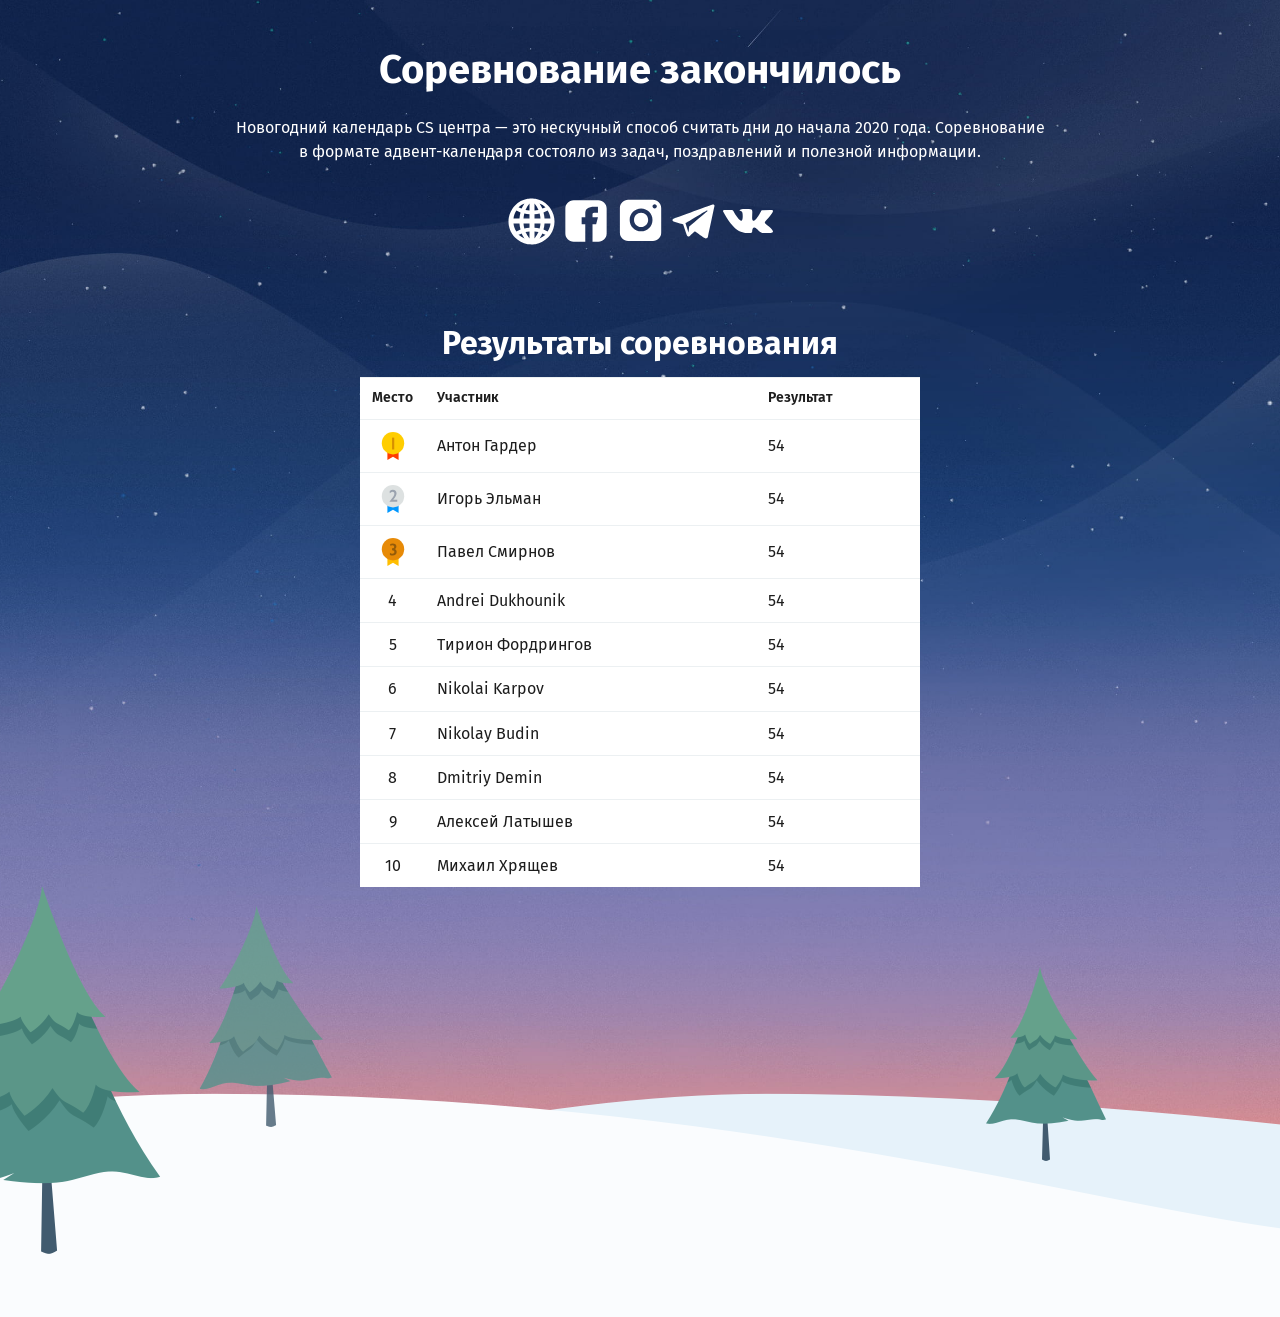
<file: index.html>
<!DOCTYPE html>
<html lang="ru">
<head>
    <meta charset="utf-8">
    <title>Новогоднее соревнование от Computer Science Center</title>
    <meta http-equiv="x-ua-compatible" content="ie=edge">
    <meta name="viewport" content="width=device-width, initial-scale=1">
    <meta name="description" content="Новогоднее соревнование от Computer Science Center">

    <link rel="shortcut icon" type="image/png" href="img/favicon.png">
    <link href="https://fonts.googleapis.com/css?family=Fira+Sans:400,800&display=swap" rel="stylesheet">
    <link href="css/main.css" rel="stylesheet">
</head>
<body>
<div class="container">
    <section class="about-advent">
        <div class="row content-center text-center">
            <div class="col-lg-9">
                <h1 class="mt-10" id="about">Соревнование закончилось</h1>
                <p>Новогодний календарь&nbsp;CS центра&nbsp;&mdash; это нескучный способ считать дни до&nbsp;начала
                    2020&nbsp;года.
                    Соревнование в&nbsp;формате адвент-календаря состояло из&nbsp;задач, поздравлений и&nbsp;полезной
                    информации.</p>
            </div>
        </div>
        <div class="row mt-4 social-media">
            <div class="col-12">
                <div class="content-center text-center">
                    <a href="https://compscicenter.ru/" target="_blank"
                       aria-label="Computer Science Center"><img src="img/web.svg" width="50" height="50"
                                                                 alt="Computer Science Center"></a>
                    <a href="https://www.facebook.com/CSCenter" target="_blank"
                       aria-label="Computer Science Center facebook"><img src="img/facebook.svg" width="50" height="50"
                                                                          alt="Computer Science Center facebook"></a>
                    <a href="https://www.instagram.com/compscicenter/" target="_blank"
                       aria-label="Computer Science Center instagram"><img src="img/instagram.svg" width="50"
                                                                           height="50"
                                                                           alt="Computer Science Center instagram"></a>
                    <a href="https://t.me/compscicenter_ru" target="_blank"
                       aria-label="Computer Science Center telegram"><img src="img/telegram.svg" width="50" height="50"
                                                                          alt="Computer Science Center teleram"></a>
                    <a href="https://vk.com/compscicenter" target="_blank"
                       aria-label="Computer Science Center vk"><img src="img/vk.svg" width="50" height="50"
                                                                    alt="Computer Science Center vk"></a>
                </div>
            </div>
        </div>
    </section>
    <div class="row content-center mt-10">
        <div class="col-12">
            <h2 class="mt-10 text-center text-white" id="leaderboard">Результаты соревнования</h2>
        </div>
        <div class="col-lg-6">
            <div class="card _results">
                <div class="table">
                    <div class="table__row _head">
                        <div class="table__cell">Место</div>
                        <div class="table__cell">Участник</div>
                        <div class="table__cell">Результат</div>
                    </div>


                    <div class="table__row">
                        <div class="table__cell _place">
                            <img src="img/place_1.svg" width="36" height="28" alt="Первое место">
                        </div>
                        <div class="table__cell">
                            <div class="author">
                                <h4>Антон Гардер</h4>
                            </div>
                        </div>
                        <div class="table__cell">54</div>
                    </div>

                    <div class="table__row">
                        <div class="table__cell _place">
                            <img src="img/place_2.svg" width="36" height="28" alt="Второе место">
                        </div>
                        <div class="table__cell">
                            <div class="author">
                                <h4>Игорь Эльман</h4>
                            </div>
                        </div>
                        <div class="table__cell">54</div>
                    </div>

                    <div class="table__row">
                        <div class="table__cell _place">
                            <img src="img/place_3.svg" width="36" height="28" alt="Третье место">
                        </div>
                        <div class="table__cell">
                            <div class="author">
                                <h4>Павел Смирнов</h4>
                            </div>
                        </div>
                        <div class="table__cell">54</div>
                    </div>

                    <div class="table__row">
                        <div class="table__cell _place">
                            4
                        </div>
                        <div class="table__cell">
                            <div class="author">
                                <h4>Andrei Dukhounik</h4>
                            </div>
                        </div>
                        <div class="table__cell">54</div>
                    </div>

                    <div class="table__row">
                        <div class="table__cell _place">
                            5
                        </div>
                        <div class="table__cell">
                            <div class="author">
                                <h4>Тирион Фордрингов</h4>
                            </div>
                        </div>
                        <div class="table__cell">54</div>
                    </div>

                    <div class="table__row">
                        <div class="table__cell _place">
                            6
                        </div>
                        <div class="table__cell">
                            <div class="author">
                                <h4>Nikolai Karpov</h4>
                            </div>
                        </div>
                        <div class="table__cell">54</div>
                    </div>

                    <div class="table__row">
                        <div class="table__cell _place">
                            7
                        </div>
                        <div class="table__cell">
                            <div class="author">
                                <h4>Nikolay Budin</h4>
                            </div>
                        </div>
                        <div class="table__cell">54</div>
                    </div>

                    <div class="table__row">
                        <div class="table__cell _place">
                            8
                        </div>
                        <div class="table__cell">
                            <div class="author">
                                <h4>Dmitriy Demin</h4>
                            </div>
                        </div>
                        <div class="table__cell">54</div>
                    </div>

                    <div class="table__row">
                        <div class="table__cell _place">
                            9
                        </div>
                        <div class="table__cell">
                            <div class="author">
                                <h4>Алексей Латышев</h4>
                            </div>
                        </div>
                        <div class="table__cell">54</div>
                    </div>

                    <div class="table__row">
                        <div class="table__cell _place">
                            10
                        </div>
                        <div class="table__cell">
                            <div class="author">
                                <h4>Михаил Хрящев</h4>
                            </div>
                        </div>
                        <div class="table__cell">54</div>
                    </div>
                </div>
            </div>
        </div>
    </div>
</div>
<footer class="footer"></footer>
</body>
</html>
</file>
<file: css/main.css>
*,*::before,*::after{box-sizing:border-box}html{font-family:sans-serif;line-height:1.15;-webkit-text-size-adjust:100%;-webkit-tap-highlight-color:rgba(29,29,29,0)}article,aside,figcaption,figure,footer,header,hgroup,main,nav,section{display:block}body{margin:0;font-family:"Fira Sans","Tahoma",sans-serif;font-size:1rem;font-weight:400;line-height:1.5;color:#1d1d1d;text-align:left;background-color:#fff}[tabindex="-1"]:focus{outline:0 !important}hr{box-sizing:content-box;height:0;overflow:visible}h1,h2,h3,h4,h5,h6{margin-top:0;margin-bottom:1rem}p{margin-top:0;margin-bottom:1rem}abbr[title],abbr[data-original-title]{text-decoration:underline;-webkit-text-decoration:underline dotted;text-decoration:underline dotted;cursor:help;border-bottom:0;-webkit-text-decoration-skip-ink:none;text-decoration-skip-ink:none}address{margin-bottom:1rem;font-style:normal;line-height:inherit}ol,ul,dl{margin-top:0;margin-bottom:1rem}ol ol,ul ul,ol ul,ul ol{margin-bottom:0}dt{font-weight:600}dd{margin-bottom:.5rem;margin-left:0}blockquote{margin:0 0 1rem}b,strong{font-weight:bolder}small{font-size:80%}sub,sup{position:relative;font-size:75%;line-height:0;vertical-align:baseline}sub{bottom:-.25em}sup{top:-.5em}a{color:#357A9C;text-decoration:none;background-color:transparent}a:hover{color:#07c39f;text-decoration:none}a:not([href]):not([tabindex]){color:inherit;text-decoration:none}a:not([href]):not([tabindex]):hover,a:not([href]):not([tabindex]):focus{color:inherit;text-decoration:none}a:not([href]):not([tabindex]):focus{outline:0}pre,code,kbd,samp{font-family:SFMono-Regular,Menlo,Monaco,Consolas,"Liberation Mono","Courier New",monospace;font-size:1em}pre{margin-top:0;margin-bottom:1rem;overflow:auto}figure{margin:0 0 1rem}img{vertical-align:middle;border-style:none}svg{overflow:hidden;vertical-align:middle}table{border-collapse:collapse}caption{padding-top:.75rem;padding-bottom:.75rem;color:#75828a;text-align:left;caption-side:bottom}th{text-align:inherit}label{display:inline-block;margin-bottom:.25rem}button{border-radius:0}button:focus{outline:1px dotted;outline:5px auto -webkit-focus-ring-color}input,button,select,optgroup,textarea{margin:0;font-family:inherit;font-size:inherit;line-height:inherit}button,input{overflow:visible}button,select{text-transform:none}select{word-wrap:normal}button,[type="button"],[type="reset"],[type="submit"]{-webkit-appearance:button}button:not(:disabled),[type="button"]:not(:disabled),[type="reset"]:not(:disabled),[type="submit"]:not(:disabled){cursor:pointer}button::-moz-focus-inner,[type="button"]::-moz-focus-inner,[type="reset"]::-moz-focus-inner,[type="submit"]::-moz-focus-inner{padding:0;border-style:none}input[type="radio"],input[type="checkbox"]{box-sizing:border-box;padding:0}input[type="date"],input[type="time"],input[type="datetime-local"],input[type="month"]{-webkit-appearance:listbox}textarea{overflow:auto;resize:vertical}fieldset{min-width:0;padding:0;margin:0;border:0}legend{display:block;width:100%;max-width:100%;padding:0;margin-bottom:.5rem;font-size:1.5rem;line-height:inherit;color:inherit;white-space:normal}progress{vertical-align:baseline}[type="number"]::-webkit-inner-spin-button,[type="number"]::-webkit-outer-spin-button{height:auto}[type="search"]{outline-offset:-2px;-webkit-appearance:none}[type="search"]::-webkit-search-decoration{-webkit-appearance:none}::-webkit-file-upload-button{font:inherit;-webkit-appearance:button}output{display:inline-block}summary{display:list-item;cursor:pointer}template{display:none}[hidden]{display:none !important}.fade{transition:opacity 0.15s linear}@media (prefers-reduced-motion: reduce){.fade{transition:none}}.fade:not(.show){opacity:0}.collapse:not(.show){display:none}.collapsing{position:relative;height:0;overflow:hidden;transition:height 0.35s ease}@media (prefers-reduced-motion: reduce){.collapsing{transition:none}}.m-0{margin:0 !important}.mt-0,.my-0{margin-top:0 !important}.mr-0,.mx-0{margin-right:0 !important}.mb-0,.my-0{margin-bottom:0 !important}.ml-0,.mx-0{margin-left:0 !important}.m-1x{margin:.25rem !important}.mt-1x,.my-1x{margin-top:.25rem !important}.mr-1x,.mx-1x{margin-right:.25rem !important}.mb-1x,.my-1x{margin-bottom:.25rem !important}.ml-1x,.mx-1x{margin-left:.25rem !important}.m-2x{margin:.5rem !important}.mt-2x,.my-2x{margin-top:.5rem !important}.mr-2x,.mx-2x{margin-right:.5rem !important}.mb-2x,.my-2x{margin-bottom:.5rem !important}.ml-2x,.mx-2x{margin-left:.5rem !important}.m-3x{margin:.75rem !important}.mt-3x,.my-3x{margin-top:.75rem !important}.mr-3x,.mx-3x{margin-right:.75rem !important}.mb-3x,.my-3x{margin-bottom:.75rem !important}.ml-3x,.mx-3x{margin-left:.75rem !important}.m-4x{margin:1rem !important}.mt-4x,.my-4x{margin-top:1rem !important}.mr-4x,.mx-4x{margin-right:1rem !important}.mb-4x,.my-4x{margin-bottom:1rem !important}.ml-4x,.mx-4x{margin-left:1rem !important}.m-6x{margin:1.5rem !important}.mt-6x,.my-6x{margin-top:1.5rem !important}.mr-6x,.mx-6x{margin-right:1.5rem !important}.mb-6x,.my-6x{margin-bottom:1.5rem !important}.ml-6x,.mx-6x{margin-left:1.5rem !important}.m-8x{margin:2rem !important}.mt-8x,.my-8x{margin-top:2rem !important}.mr-8x,.mx-8x{margin-right:2rem !important}.mb-8x,.my-8x{margin-bottom:2rem !important}.ml-8x,.mx-8x{margin-left:2rem !important}.m-10x{margin:2.5rem !important}.mt-10x,.my-10x{margin-top:2.5rem !important}.mr-10x,.mx-10x{margin-right:2.5rem !important}.mb-10x,.my-10x{margin-bottom:2.5rem !important}.ml-10x,.mx-10x{margin-left:2.5rem !important}.p-0{padding:0 !important}.pt-0,.py-0{padding-top:0 !important}.pr-0,.px-0{padding-right:0 !important}.pb-0,.py-0{padding-bottom:0 !important}.pl-0,.px-0{padding-left:0 !important}.p-1x{padding:.25rem !important}.pt-1x,.py-1x{padding-top:.25rem !important}.pr-1x,.px-1x{padding-right:.25rem !important}.pb-1x,.py-1x{padding-bottom:.25rem !important}.pl-1x,.px-1x{padding-left:.25rem !important}.p-2x{padding:.5rem !important}.pt-2x,.py-2x{padding-top:.5rem !important}.pr-2x,.px-2x{padding-right:.5rem !important}.pb-2x,.py-2x{padding-bottom:.5rem !important}.pl-2x,.px-2x{padding-left:.5rem !important}.p-3x{padding:.75rem !important}.pt-3x,.py-3x{padding-top:.75rem !important}.pr-3x,.px-3x{padding-right:.75rem !important}.pb-3x,.py-3x{padding-bottom:.75rem !important}.pl-3x,.px-3x{padding-left:.75rem !important}.p-4x{padding:1rem !important}.pt-4x,.py-4x{padding-top:1rem !important}.pr-4x,.px-4x{padding-right:1rem !important}.pb-4x,.py-4x{padding-bottom:1rem !important}.pl-4x,.px-4x{padding-left:1rem !important}.p-6x{padding:1.5rem !important}.pt-6x,.py-6x{padding-top:1.5rem !important}.pr-6x,.px-6x{padding-right:1.5rem !important}.pb-6x,.py-6x{padding-bottom:1.5rem !important}.pl-6x,.px-6x{padding-left:1.5rem !important}.p-8x{padding:2rem !important}.pt-8x,.py-8x{padding-top:2rem !important}.pr-8x,.px-8x{padding-right:2rem !important}.pb-8x,.py-8x{padding-bottom:2rem !important}.pl-8x,.px-8x{padding-left:2rem !important}.p-10x{padding:2.5rem !important}.pt-10x,.py-10x{padding-top:2.5rem !important}.pr-10x,.px-10x{padding-right:2.5rem !important}.pb-10x,.py-10x{padding-bottom:2.5rem !important}.pl-10x,.px-10x{padding-left:2.5rem !important}.m-n1x{margin:-.25rem !important}.mt-n1x,.my-n1x{margin-top:-.25rem !important}.mr-n1x,.mx-n1x{margin-right:-.25rem !important}.mb-n1x,.my-n1x{margin-bottom:-.25rem !important}.ml-n1x,.mx-n1x{margin-left:-.25rem !important}.m-n2x{margin:-.5rem !important}.mt-n2x,.my-n2x{margin-top:-.5rem !important}.mr-n2x,.mx-n2x{margin-right:-.5rem !important}.mb-n2x,.my-n2x{margin-bottom:-.5rem !important}.ml-n2x,.mx-n2x{margin-left:-.5rem !important}.m-n3x{margin:-.75rem !important}.mt-n3x,.my-n3x{margin-top:-.75rem !important}.mr-n3x,.mx-n3x{margin-right:-.75rem !important}.mb-n3x,.my-n3x{margin-bottom:-.75rem !important}.ml-n3x,.mx-n3x{margin-left:-.75rem !important}.m-n4x{margin:-1rem !important}.mt-n4x,.my-n4x{margin-top:-1rem !important}.mr-n4x,.mx-n4x{margin-right:-1rem !important}.mb-n4x,.my-n4x{margin-bottom:-1rem !important}.ml-n4x,.mx-n4x{margin-left:-1rem !important}.m-n6x{margin:-1.5rem !important}.mt-n6x,.my-n6x{margin-top:-1.5rem !important}.mr-n6x,.mx-n6x{margin-right:-1.5rem !important}.mb-n6x,.my-n6x{margin-bottom:-1.5rem !important}.ml-n6x,.mx-n6x{margin-left:-1.5rem !important}.m-n8x{margin:-2rem !important}.mt-n8x,.my-n8x{margin-top:-2rem !important}.mr-n8x,.mx-n8x{margin-right:-2rem !important}.mb-n8x,.my-n8x{margin-bottom:-2rem !important}.ml-n8x,.mx-n8x{margin-left:-2rem !important}.m-n10x{margin:-2.5rem !important}.mt-n10x,.my-n10x{margin-top:-2.5rem !important}.mr-n10x,.mx-n10x{margin-right:-2.5rem !important}.mb-n10x,.my-n10x{margin-bottom:-2.5rem !important}.ml-n10x,.mx-n10x{margin-left:-2.5rem !important}.m-auto{margin:auto !important}.mt-auto,.my-auto{margin-top:auto !important}.mr-auto,.mx-auto{margin-right:auto !important}.mb-auto,.my-auto{margin-bottom:auto !important}.ml-auto,.mx-auto{margin-left:auto !important}@media (min-width: 576px){.m-sm-0{margin:0 !important}.mt-sm-0,.my-sm-0{margin-top:0 !important}.mr-sm-0,.mx-sm-0{margin-right:0 !important}.mb-sm-0,.my-sm-0{margin-bottom:0 !important}.ml-sm-0,.mx-sm-0{margin-left:0 !important}.m-sm-1x{margin:.25rem !important}.mt-sm-1x,.my-sm-1x{margin-top:.25rem !important}.mr-sm-1x,.mx-sm-1x{margin-right:.25rem !important}.mb-sm-1x,.my-sm-1x{margin-bottom:.25rem !important}.ml-sm-1x,.mx-sm-1x{margin-left:.25rem !important}.m-sm-2x{margin:.5rem !important}.mt-sm-2x,.my-sm-2x{margin-top:.5rem !important}.mr-sm-2x,.mx-sm-2x{margin-right:.5rem !important}.mb-sm-2x,.my-sm-2x{margin-bottom:.5rem !important}.ml-sm-2x,.mx-sm-2x{margin-left:.5rem !important}.m-sm-3x{margin:.75rem !important}.mt-sm-3x,.my-sm-3x{margin-top:.75rem !important}.mr-sm-3x,.mx-sm-3x{margin-right:.75rem !important}.mb-sm-3x,.my-sm-3x{margin-bottom:.75rem !important}.ml-sm-3x,.mx-sm-3x{margin-left:.75rem !important}.m-sm-4x{margin:1rem !important}.mt-sm-4x,.my-sm-4x{margin-top:1rem !important}.mr-sm-4x,.mx-sm-4x{margin-right:1rem !important}.mb-sm-4x,.my-sm-4x{margin-bottom:1rem !important}.ml-sm-4x,.mx-sm-4x{margin-left:1rem !important}.m-sm-6x{margin:1.5rem !important}.mt-sm-6x,.my-sm-6x{margin-top:1.5rem !important}.mr-sm-6x,.mx-sm-6x{margin-right:1.5rem !important}.mb-sm-6x,.my-sm-6x{margin-bottom:1.5rem !important}.ml-sm-6x,.mx-sm-6x{margin-left:1.5rem !important}.m-sm-8x{margin:2rem !important}.mt-sm-8x,.my-sm-8x{margin-top:2rem !important}.mr-sm-8x,.mx-sm-8x{margin-right:2rem !important}.mb-sm-8x,.my-sm-8x{margin-bottom:2rem !important}.ml-sm-8x,.mx-sm-8x{margin-left:2rem !important}.m-sm-10x{margin:2.5rem !important}.mt-sm-10x,.my-sm-10x{margin-top:2.5rem !important}.mr-sm-10x,.mx-sm-10x{margin-right:2.5rem !important}.mb-sm-10x,.my-sm-10x{margin-bottom:2.5rem !important}.ml-sm-10x,.mx-sm-10x{margin-left:2.5rem !important}.p-sm-0{padding:0 !important}.pt-sm-0,.py-sm-0{padding-top:0 !important}.pr-sm-0,.px-sm-0{padding-right:0 !important}.pb-sm-0,.py-sm-0{padding-bottom:0 !important}.pl-sm-0,.px-sm-0{padding-left:0 !important}.p-sm-1x{padding:.25rem !important}.pt-sm-1x,.py-sm-1x{padding-top:.25rem !important}.pr-sm-1x,.px-sm-1x{padding-right:.25rem !important}.pb-sm-1x,.py-sm-1x{padding-bottom:.25rem !important}.pl-sm-1x,.px-sm-1x{padding-left:.25rem !important}.p-sm-2x{padding:.5rem !important}.pt-sm-2x,.py-sm-2x{padding-top:.5rem !important}.pr-sm-2x,.px-sm-2x{padding-right:.5rem !important}.pb-sm-2x,.py-sm-2x{padding-bottom:.5rem !important}.pl-sm-2x,.px-sm-2x{padding-left:.5rem !important}.p-sm-3x{padding:.75rem !important}.pt-sm-3x,.py-sm-3x{padding-top:.75rem !important}.pr-sm-3x,.px-sm-3x{padding-right:.75rem !important}.pb-sm-3x,.py-sm-3x{padding-bottom:.75rem !important}.pl-sm-3x,.px-sm-3x{padding-left:.75rem !important}.p-sm-4x{padding:1rem !important}.pt-sm-4x,.py-sm-4x{padding-top:1rem !important}.pr-sm-4x,.px-sm-4x{padding-right:1rem !important}.pb-sm-4x,.py-sm-4x{padding-bottom:1rem !important}.pl-sm-4x,.px-sm-4x{padding-left:1rem !important}.p-sm-6x{padding:1.5rem !important}.pt-sm-6x,.py-sm-6x{padding-top:1.5rem !important}.pr-sm-6x,.px-sm-6x{padding-right:1.5rem !important}.pb-sm-6x,.py-sm-6x{padding-bottom:1.5rem !important}.pl-sm-6x,.px-sm-6x{padding-left:1.5rem !important}.p-sm-8x{padding:2rem !important}.pt-sm-8x,.py-sm-8x{padding-top:2rem !important}.pr-sm-8x,.px-sm-8x{padding-right:2rem !important}.pb-sm-8x,.py-sm-8x{padding-bottom:2rem !important}.pl-sm-8x,.px-sm-8x{padding-left:2rem !important}.p-sm-10x{padding:2.5rem !important}.pt-sm-10x,.py-sm-10x{padding-top:2.5rem !important}.pr-sm-10x,.px-sm-10x{padding-right:2.5rem !important}.pb-sm-10x,.py-sm-10x{padding-bottom:2.5rem !important}.pl-sm-10x,.px-sm-10x{padding-left:2.5rem !important}.m-sm-n1x{margin:-.25rem !important}.mt-sm-n1x,.my-sm-n1x{margin-top:-.25rem !important}.mr-sm-n1x,.mx-sm-n1x{margin-right:-.25rem !important}.mb-sm-n1x,.my-sm-n1x{margin-bottom:-.25rem !important}.ml-sm-n1x,.mx-sm-n1x{margin-left:-.25rem !important}.m-sm-n2x{margin:-.5rem !important}.mt-sm-n2x,.my-sm-n2x{margin-top:-.5rem !important}.mr-sm-n2x,.mx-sm-n2x{margin-right:-.5rem !important}.mb-sm-n2x,.my-sm-n2x{margin-bottom:-.5rem !important}.ml-sm-n2x,.mx-sm-n2x{margin-left:-.5rem !important}.m-sm-n3x{margin:-.75rem !important}.mt-sm-n3x,.my-sm-n3x{margin-top:-.75rem !important}.mr-sm-n3x,.mx-sm-n3x{margin-right:-.75rem !important}.mb-sm-n3x,.my-sm-n3x{margin-bottom:-.75rem !important}.ml-sm-n3x,.mx-sm-n3x{margin-left:-.75rem !important}.m-sm-n4x{margin:-1rem !important}.mt-sm-n4x,.my-sm-n4x{margin-top:-1rem !important}.mr-sm-n4x,.mx-sm-n4x{margin-right:-1rem !important}.mb-sm-n4x,.my-sm-n4x{margin-bottom:-1rem !important}.ml-sm-n4x,.mx-sm-n4x{margin-left:-1rem !important}.m-sm-n6x{margin:-1.5rem !important}.mt-sm-n6x,.my-sm-n6x{margin-top:-1.5rem !important}.mr-sm-n6x,.mx-sm-n6x{margin-right:-1.5rem !important}.mb-sm-n6x,.my-sm-n6x{margin-bottom:-1.5rem !important}.ml-sm-n6x,.mx-sm-n6x{margin-left:-1.5rem !important}.m-sm-n8x{margin:-2rem !important}.mt-sm-n8x,.my-sm-n8x{margin-top:-2rem !important}.mr-sm-n8x,.mx-sm-n8x{margin-right:-2rem !important}.mb-sm-n8x,.my-sm-n8x{margin-bottom:-2rem !important}.ml-sm-n8x,.mx-sm-n8x{margin-left:-2rem !important}.m-sm-n10x{margin:-2.5rem !important}.mt-sm-n10x,.my-sm-n10x{margin-top:-2.5rem !important}.mr-sm-n10x,.mx-sm-n10x{margin-right:-2.5rem !important}.mb-sm-n10x,.my-sm-n10x{margin-bottom:-2.5rem !important}.ml-sm-n10x,.mx-sm-n10x{margin-left:-2.5rem !important}.m-sm-auto{margin:auto !important}.mt-sm-auto,.my-sm-auto{margin-top:auto !important}.mr-sm-auto,.mx-sm-auto{margin-right:auto !important}.mb-sm-auto,.my-sm-auto{margin-bottom:auto !important}.ml-sm-auto,.mx-sm-auto{margin-left:auto !important}}@media (min-width: 768px){.m-md-0{margin:0 !important}.mt-md-0,.my-md-0{margin-top:0 !important}.mr-md-0,.mx-md-0{margin-right:0 !important}.mb-md-0,.my-md-0{margin-bottom:0 !important}.ml-md-0,.mx-md-0{margin-left:0 !important}.m-md-1x{margin:.25rem !important}.mt-md-1x,.my-md-1x{margin-top:.25rem !important}.mr-md-1x,.mx-md-1x{margin-right:.25rem !important}.mb-md-1x,.my-md-1x{margin-bottom:.25rem !important}.ml-md-1x,.mx-md-1x{margin-left:.25rem !important}.m-md-2x{margin:.5rem !important}.mt-md-2x,.my-md-2x{margin-top:.5rem !important}.mr-md-2x,.mx-md-2x{margin-right:.5rem !important}.mb-md-2x,.my-md-2x{margin-bottom:.5rem !important}.ml-md-2x,.mx-md-2x{margin-left:.5rem !important}.m-md-3x{margin:.75rem !important}.mt-md-3x,.my-md-3x{margin-top:.75rem !important}.mr-md-3x,.mx-md-3x{margin-right:.75rem !important}.mb-md-3x,.my-md-3x{margin-bottom:.75rem !important}.ml-md-3x,.mx-md-3x{margin-left:.75rem !important}.m-md-4x{margin:1rem !important}.mt-md-4x,.my-md-4x{margin-top:1rem !important}.mr-md-4x,.mx-md-4x{margin-right:1rem !important}.mb-md-4x,.my-md-4x{margin-bottom:1rem !important}.ml-md-4x,.mx-md-4x{margin-left:1rem !important}.m-md-6x{margin:1.5rem !important}.mt-md-6x,.my-md-6x{margin-top:1.5rem !important}.mr-md-6x,.mx-md-6x{margin-right:1.5rem !important}.mb-md-6x,.my-md-6x{margin-bottom:1.5rem !important}.ml-md-6x,.mx-md-6x{margin-left:1.5rem !important}.m-md-8x{margin:2rem !important}.mt-md-8x,.my-md-8x{margin-top:2rem !important}.mr-md-8x,.mx-md-8x{margin-right:2rem !important}.mb-md-8x,.my-md-8x{margin-bottom:2rem !important}.ml-md-8x,.mx-md-8x{margin-left:2rem !important}.m-md-10x{margin:2.5rem !important}.mt-md-10x,.my-md-10x{margin-top:2.5rem !important}.mr-md-10x,.mx-md-10x{margin-right:2.5rem !important}.mb-md-10x,.my-md-10x{margin-bottom:2.5rem !important}.ml-md-10x,.mx-md-10x{margin-left:2.5rem !important}.p-md-0{padding:0 !important}.pt-md-0,.py-md-0{padding-top:0 !important}.pr-md-0,.px-md-0{padding-right:0 !important}.pb-md-0,.py-md-0{padding-bottom:0 !important}.pl-md-0,.px-md-0{padding-left:0 !important}.p-md-1x{padding:.25rem !important}.pt-md-1x,.py-md-1x{padding-top:.25rem !important}.pr-md-1x,.px-md-1x{padding-right:.25rem !important}.pb-md-1x,.py-md-1x{padding-bottom:.25rem !important}.pl-md-1x,.px-md-1x{padding-left:.25rem !important}.p-md-2x{padding:.5rem !important}.pt-md-2x,.py-md-2x{padding-top:.5rem !important}.pr-md-2x,.px-md-2x{padding-right:.5rem !important}.pb-md-2x,.py-md-2x{padding-bottom:.5rem !important}.pl-md-2x,.px-md-2x{padding-left:.5rem !important}.p-md-3x{padding:.75rem !important}.pt-md-3x,.py-md-3x{padding-top:.75rem !important}.pr-md-3x,.px-md-3x{padding-right:.75rem !important}.pb-md-3x,.py-md-3x{padding-bottom:.75rem !important}.pl-md-3x,.px-md-3x{padding-left:.75rem !important}.p-md-4x{padding:1rem !important}.pt-md-4x,.py-md-4x{padding-top:1rem !important}.pr-md-4x,.px-md-4x{padding-right:1rem !important}.pb-md-4x,.py-md-4x{padding-bottom:1rem !important}.pl-md-4x,.px-md-4x{padding-left:1rem !important}.p-md-6x{padding:1.5rem !important}.pt-md-6x,.py-md-6x{padding-top:1.5rem !important}.pr-md-6x,.px-md-6x{padding-right:1.5rem !important}.pb-md-6x,.py-md-6x{padding-bottom:1.5rem !important}.pl-md-6x,.px-md-6x{padding-left:1.5rem !important}.p-md-8x{padding:2rem !important}.pt-md-8x,.py-md-8x{padding-top:2rem !important}.pr-md-8x,.px-md-8x{padding-right:2rem !important}.pb-md-8x,.py-md-8x{padding-bottom:2rem !important}.pl-md-8x,.px-md-8x{padding-left:2rem !important}.p-md-10x{padding:2.5rem !important}.pt-md-10x,.py-md-10x{padding-top:2.5rem !important}.pr-md-10x,.px-md-10x{padding-right:2.5rem !important}.pb-md-10x,.py-md-10x{padding-bottom:2.5rem !important}.pl-md-10x,.px-md-10x{padding-left:2.5rem !important}.m-md-n1x{margin:-.25rem !important}.mt-md-n1x,.my-md-n1x{margin-top:-.25rem !important}.mr-md-n1x,.mx-md-n1x{margin-right:-.25rem !important}.mb-md-n1x,.my-md-n1x{margin-bottom:-.25rem !important}.ml-md-n1x,.mx-md-n1x{margin-left:-.25rem !important}.m-md-n2x{margin:-.5rem !important}.mt-md-n2x,.my-md-n2x{margin-top:-.5rem !important}.mr-md-n2x,.mx-md-n2x{margin-right:-.5rem !important}.mb-md-n2x,.my-md-n2x{margin-bottom:-.5rem !important}.ml-md-n2x,.mx-md-n2x{margin-left:-.5rem !important}.m-md-n3x{margin:-.75rem !important}.mt-md-n3x,.my-md-n3x{margin-top:-.75rem !important}.mr-md-n3x,.mx-md-n3x{margin-right:-.75rem !important}.mb-md-n3x,.my-md-n3x{margin-bottom:-.75rem !important}.ml-md-n3x,.mx-md-n3x{margin-left:-.75rem !important}.m-md-n4x{margin:-1rem !important}.mt-md-n4x,.my-md-n4x{margin-top:-1rem !important}.mr-md-n4x,.mx-md-n4x{margin-right:-1rem !important}.mb-md-n4x,.my-md-n4x{margin-bottom:-1rem !important}.ml-md-n4x,.mx-md-n4x{margin-left:-1rem !important}.m-md-n6x{margin:-1.5rem !important}.mt-md-n6x,.my-md-n6x{margin-top:-1.5rem !important}.mr-md-n6x,.mx-md-n6x{margin-right:-1.5rem !important}.mb-md-n6x,.my-md-n6x{margin-bottom:-1.5rem !important}.ml-md-n6x,.mx-md-n6x{margin-left:-1.5rem !important}.m-md-n8x{margin:-2rem !important}.mt-md-n8x,.my-md-n8x{margin-top:-2rem !important}.mr-md-n8x,.mx-md-n8x{margin-right:-2rem !important}.mb-md-n8x,.my-md-n8x{margin-bottom:-2rem !important}.ml-md-n8x,.mx-md-n8x{margin-left:-2rem !important}.m-md-n10x{margin:-2.5rem !important}.mt-md-n10x,.my-md-n10x{margin-top:-2.5rem !important}.mr-md-n10x,.mx-md-n10x{margin-right:-2.5rem !important}.mb-md-n10x,.my-md-n10x{margin-bottom:-2.5rem !important}.ml-md-n10x,.mx-md-n10x{margin-left:-2.5rem !important}.m-md-auto{margin:auto !important}.mt-md-auto,.my-md-auto{margin-top:auto !important}.mr-md-auto,.mx-md-auto{margin-right:auto !important}.mb-md-auto,.my-md-auto{margin-bottom:auto !important}.ml-md-auto,.mx-md-auto{margin-left:auto !important}}@media (min-width: 992px){.m-lg-0{margin:0 !important}.mt-lg-0,.my-lg-0{margin-top:0 !important}.mr-lg-0,.mx-lg-0{margin-right:0 !important}.mb-lg-0,.my-lg-0{margin-bottom:0 !important}.ml-lg-0,.mx-lg-0{margin-left:0 !important}.m-lg-1x{margin:.25rem !important}.mt-lg-1x,.my-lg-1x{margin-top:.25rem !important}.mr-lg-1x,.mx-lg-1x{margin-right:.25rem !important}.mb-lg-1x,.my-lg-1x{margin-bottom:.25rem !important}.ml-lg-1x,.mx-lg-1x{margin-left:.25rem !important}.m-lg-2x{margin:.5rem !important}.mt-lg-2x,.my-lg-2x{margin-top:.5rem !important}.mr-lg-2x,.mx-lg-2x{margin-right:.5rem !important}.mb-lg-2x,.my-lg-2x{margin-bottom:.5rem !important}.ml-lg-2x,.mx-lg-2x{margin-left:.5rem !important}.m-lg-3x{margin:.75rem !important}.mt-lg-3x,.my-lg-3x{margin-top:.75rem !important}.mr-lg-3x,.mx-lg-3x{margin-right:.75rem !important}.mb-lg-3x,.my-lg-3x{margin-bottom:.75rem !important}.ml-lg-3x,.mx-lg-3x{margin-left:.75rem !important}.m-lg-4x{margin:1rem !important}.mt-lg-4x,.my-lg-4x{margin-top:1rem !important}.mr-lg-4x,.mx-lg-4x{margin-right:1rem !important}.mb-lg-4x,.my-lg-4x{margin-bottom:1rem !important}.ml-lg-4x,.mx-lg-4x{margin-left:1rem !important}.m-lg-6x{margin:1.5rem !important}.mt-lg-6x,.my-lg-6x{margin-top:1.5rem !important}.mr-lg-6x,.mx-lg-6x{margin-right:1.5rem !important}.mb-lg-6x,.my-lg-6x{margin-bottom:1.5rem !important}.ml-lg-6x,.mx-lg-6x{margin-left:1.5rem !important}.m-lg-8x{margin:2rem !important}.mt-lg-8x,.my-lg-8x{margin-top:2rem !important}.mr-lg-8x,.mx-lg-8x{margin-right:2rem !important}.mb-lg-8x,.my-lg-8x{margin-bottom:2rem !important}.ml-lg-8x,.mx-lg-8x{margin-left:2rem !important}.m-lg-10x{margin:2.5rem !important}.mt-lg-10x,.my-lg-10x{margin-top:2.5rem !important}.mr-lg-10x,.mx-lg-10x{margin-right:2.5rem !important}.mb-lg-10x,.my-lg-10x{margin-bottom:2.5rem !important}.ml-lg-10x,.mx-lg-10x{margin-left:2.5rem !important}.p-lg-0{padding:0 !important}.pt-lg-0,.py-lg-0{padding-top:0 !important}.pr-lg-0,.px-lg-0{padding-right:0 !important}.pb-lg-0,.py-lg-0{padding-bottom:0 !important}.pl-lg-0,.px-lg-0{padding-left:0 !important}.p-lg-1x{padding:.25rem !important}.pt-lg-1x,.py-lg-1x{padding-top:.25rem !important}.pr-lg-1x,.px-lg-1x{padding-right:.25rem !important}.pb-lg-1x,.py-lg-1x{padding-bottom:.25rem !important}.pl-lg-1x,.px-lg-1x{padding-left:.25rem !important}.p-lg-2x{padding:.5rem !important}.pt-lg-2x,.py-lg-2x{padding-top:.5rem !important}.pr-lg-2x,.px-lg-2x{padding-right:.5rem !important}.pb-lg-2x,.py-lg-2x{padding-bottom:.5rem !important}.pl-lg-2x,.px-lg-2x{padding-left:.5rem !important}.p-lg-3x{padding:.75rem !important}.pt-lg-3x,.py-lg-3x{padding-top:.75rem !important}.pr-lg-3x,.px-lg-3x{padding-right:.75rem !important}.pb-lg-3x,.py-lg-3x{padding-bottom:.75rem !important}.pl-lg-3x,.px-lg-3x{padding-left:.75rem !important}.p-lg-4x{padding:1rem !important}.pt-lg-4x,.py-lg-4x{padding-top:1rem !important}.pr-lg-4x,.px-lg-4x{padding-right:1rem !important}.pb-lg-4x,.py-lg-4x{padding-bottom:1rem !important}.pl-lg-4x,.px-lg-4x{padding-left:1rem !important}.p-lg-6x{padding:1.5rem !important}.pt-lg-6x,.py-lg-6x{padding-top:1.5rem !important}.pr-lg-6x,.px-lg-6x{padding-right:1.5rem !important}.pb-lg-6x,.py-lg-6x{padding-bottom:1.5rem !important}.pl-lg-6x,.px-lg-6x{padding-left:1.5rem !important}.p-lg-8x{padding:2rem !important}.pt-lg-8x,.py-lg-8x{padding-top:2rem !important}.pr-lg-8x,.px-lg-8x{padding-right:2rem !important}.pb-lg-8x,.py-lg-8x{padding-bottom:2rem !important}.pl-lg-8x,.px-lg-8x{padding-left:2rem !important}.p-lg-10x{padding:2.5rem !important}.pt-lg-10x,.py-lg-10x{padding-top:2.5rem !important}.pr-lg-10x,.px-lg-10x{padding-right:2.5rem !important}.pb-lg-10x,.py-lg-10x{padding-bottom:2.5rem !important}.pl-lg-10x,.px-lg-10x{padding-left:2.5rem !important}.m-lg-n1x{margin:-.25rem !important}.mt-lg-n1x,.my-lg-n1x{margin-top:-.25rem !important}.mr-lg-n1x,.mx-lg-n1x{margin-right:-.25rem !important}.mb-lg-n1x,.my-lg-n1x{margin-bottom:-.25rem !important}.ml-lg-n1x,.mx-lg-n1x{margin-left:-.25rem !important}.m-lg-n2x{margin:-.5rem !important}.mt-lg-n2x,.my-lg-n2x{margin-top:-.5rem !important}.mr-lg-n2x,.mx-lg-n2x{margin-right:-.5rem !important}.mb-lg-n2x,.my-lg-n2x{margin-bottom:-.5rem !important}.ml-lg-n2x,.mx-lg-n2x{margin-left:-.5rem !important}.m-lg-n3x{margin:-.75rem !important}.mt-lg-n3x,.my-lg-n3x{margin-top:-.75rem !important}.mr-lg-n3x,.mx-lg-n3x{margin-right:-.75rem !important}.mb-lg-n3x,.my-lg-n3x{margin-bottom:-.75rem !important}.ml-lg-n3x,.mx-lg-n3x{margin-left:-.75rem !important}.m-lg-n4x{margin:-1rem !important}.mt-lg-n4x,.my-lg-n4x{margin-top:-1rem !important}.mr-lg-n4x,.mx-lg-n4x{margin-right:-1rem !important}.mb-lg-n4x,.my-lg-n4x{margin-bottom:-1rem !important}.ml-lg-n4x,.mx-lg-n4x{margin-left:-1rem !important}.m-lg-n6x{margin:-1.5rem !important}.mt-lg-n6x,.my-lg-n6x{margin-top:-1.5rem !important}.mr-lg-n6x,.mx-lg-n6x{margin-right:-1.5rem !important}.mb-lg-n6x,.my-lg-n6x{margin-bottom:-1.5rem !important}.ml-lg-n6x,.mx-lg-n6x{margin-left:-1.5rem !important}.m-lg-n8x{margin:-2rem !important}.mt-lg-n8x,.my-lg-n8x{margin-top:-2rem !important}.mr-lg-n8x,.mx-lg-n8x{margin-right:-2rem !important}.mb-lg-n8x,.my-lg-n8x{margin-bottom:-2rem !important}.ml-lg-n8x,.mx-lg-n8x{margin-left:-2rem !important}.m-lg-n10x{margin:-2.5rem !important}.mt-lg-n10x,.my-lg-n10x{margin-top:-2.5rem !important}.mr-lg-n10x,.mx-lg-n10x{margin-right:-2.5rem !important}.mb-lg-n10x,.my-lg-n10x{margin-bottom:-2.5rem !important}.ml-lg-n10x,.mx-lg-n10x{margin-left:-2.5rem !important}.m-lg-auto{margin:auto !important}.mt-lg-auto,.my-lg-auto{margin-top:auto !important}.mr-lg-auto,.mx-lg-auto{margin-right:auto !important}.mb-lg-auto,.my-lg-auto{margin-bottom:auto !important}.ml-lg-auto,.mx-lg-auto{margin-left:auto !important}}@media (min-width: 1260px){.m-xl-0{margin:0 !important}.mt-xl-0,.my-xl-0{margin-top:0 !important}.mr-xl-0,.mx-xl-0{margin-right:0 !important}.mb-xl-0,.my-xl-0{margin-bottom:0 !important}.ml-xl-0,.mx-xl-0{margin-left:0 !important}.m-xl-1x{margin:.25rem !important}.mt-xl-1x,.my-xl-1x{margin-top:.25rem !important}.mr-xl-1x,.mx-xl-1x{margin-right:.25rem !important}.mb-xl-1x,.my-xl-1x{margin-bottom:.25rem !important}.ml-xl-1x,.mx-xl-1x{margin-left:.25rem !important}.m-xl-2x{margin:.5rem !important}.mt-xl-2x,.my-xl-2x{margin-top:.5rem !important}.mr-xl-2x,.mx-xl-2x{margin-right:.5rem !important}.mb-xl-2x,.my-xl-2x{margin-bottom:.5rem !important}.ml-xl-2x,.mx-xl-2x{margin-left:.5rem !important}.m-xl-3x{margin:.75rem !important}.mt-xl-3x,.my-xl-3x{margin-top:.75rem !important}.mr-xl-3x,.mx-xl-3x{margin-right:.75rem !important}.mb-xl-3x,.my-xl-3x{margin-bottom:.75rem !important}.ml-xl-3x,.mx-xl-3x{margin-left:.75rem !important}.m-xl-4x{margin:1rem !important}.mt-xl-4x,.my-xl-4x{margin-top:1rem !important}.mr-xl-4x,.mx-xl-4x{margin-right:1rem !important}.mb-xl-4x,.my-xl-4x{margin-bottom:1rem !important}.ml-xl-4x,.mx-xl-4x{margin-left:1rem !important}.m-xl-6x{margin:1.5rem !important}.mt-xl-6x,.my-xl-6x{margin-top:1.5rem !important}.mr-xl-6x,.mx-xl-6x{margin-right:1.5rem !important}.mb-xl-6x,.my-xl-6x{margin-bottom:1.5rem !important}.ml-xl-6x,.mx-xl-6x{margin-left:1.5rem !important}.m-xl-8x{margin:2rem !important}.mt-xl-8x,.my-xl-8x{margin-top:2rem !important}.mr-xl-8x,.mx-xl-8x{margin-right:2rem !important}.mb-xl-8x,.my-xl-8x{margin-bottom:2rem !important}.ml-xl-8x,.mx-xl-8x{margin-left:2rem !important}.m-xl-10x{margin:2.5rem !important}.mt-xl-10x,.my-xl-10x{margin-top:2.5rem !important}.mr-xl-10x,.mx-xl-10x{margin-right:2.5rem !important}.mb-xl-10x,.my-xl-10x{margin-bottom:2.5rem !important}.ml-xl-10x,.mx-xl-10x{margin-left:2.5rem !important}.p-xl-0{padding:0 !important}.pt-xl-0,.py-xl-0{padding-top:0 !important}.pr-xl-0,.px-xl-0{padding-right:0 !important}.pb-xl-0,.py-xl-0{padding-bottom:0 !important}.pl-xl-0,.px-xl-0{padding-left:0 !important}.p-xl-1x{padding:.25rem !important}.pt-xl-1x,.py-xl-1x{padding-top:.25rem !important}.pr-xl-1x,.px-xl-1x{padding-right:.25rem !important}.pb-xl-1x,.py-xl-1x{padding-bottom:.25rem !important}.pl-xl-1x,.px-xl-1x{padding-left:.25rem !important}.p-xl-2x{padding:.5rem !important}.pt-xl-2x,.py-xl-2x{padding-top:.5rem !important}.pr-xl-2x,.px-xl-2x{padding-right:.5rem !important}.pb-xl-2x,.py-xl-2x{padding-bottom:.5rem !important}.pl-xl-2x,.px-xl-2x{padding-left:.5rem !important}.p-xl-3x{padding:.75rem !important}.pt-xl-3x,.py-xl-3x{padding-top:.75rem !important}.pr-xl-3x,.px-xl-3x{padding-right:.75rem !important}.pb-xl-3x,.py-xl-3x{padding-bottom:.75rem !important}.pl-xl-3x,.px-xl-3x{padding-left:.75rem !important}.p-xl-4x{padding:1rem !important}.pt-xl-4x,.py-xl-4x{padding-top:1rem !important}.pr-xl-4x,.px-xl-4x{padding-right:1rem !important}.pb-xl-4x,.py-xl-4x{padding-bottom:1rem !important}.pl-xl-4x,.px-xl-4x{padding-left:1rem !important}.p-xl-6x{padding:1.5rem !important}.pt-xl-6x,.py-xl-6x{padding-top:1.5rem !important}.pr-xl-6x,.px-xl-6x{padding-right:1.5rem !important}.pb-xl-6x,.py-xl-6x{padding-bottom:1.5rem !important}.pl-xl-6x,.px-xl-6x{padding-left:1.5rem !important}.p-xl-8x{padding:2rem !important}.pt-xl-8x,.py-xl-8x{padding-top:2rem !important}.pr-xl-8x,.px-xl-8x{padding-right:2rem !important}.pb-xl-8x,.py-xl-8x{padding-bottom:2rem !important}.pl-xl-8x,.px-xl-8x{padding-left:2rem !important}.p-xl-10x{padding:2.5rem !important}.pt-xl-10x,.py-xl-10x{padding-top:2.5rem !important}.pr-xl-10x,.px-xl-10x{padding-right:2.5rem !important}.pb-xl-10x,.py-xl-10x{padding-bottom:2.5rem !important}.pl-xl-10x,.px-xl-10x{padding-left:2.5rem !important}.m-xl-n1x{margin:-.25rem !important}.mt-xl-n1x,.my-xl-n1x{margin-top:-.25rem !important}.mr-xl-n1x,.mx-xl-n1x{margin-right:-.25rem !important}.mb-xl-n1x,.my-xl-n1x{margin-bottom:-.25rem !important}.ml-xl-n1x,.mx-xl-n1x{margin-left:-.25rem !important}.m-xl-n2x{margin:-.5rem !important}.mt-xl-n2x,.my-xl-n2x{margin-top:-.5rem !important}.mr-xl-n2x,.mx-xl-n2x{margin-right:-.5rem !important}.mb-xl-n2x,.my-xl-n2x{margin-bottom:-.5rem !important}.ml-xl-n2x,.mx-xl-n2x{margin-left:-.5rem !important}.m-xl-n3x{margin:-.75rem !important}.mt-xl-n3x,.my-xl-n3x{margin-top:-.75rem !important}.mr-xl-n3x,.mx-xl-n3x{margin-right:-.75rem !important}.mb-xl-n3x,.my-xl-n3x{margin-bottom:-.75rem !important}.ml-xl-n3x,.mx-xl-n3x{margin-left:-.75rem !important}.m-xl-n4x{margin:-1rem !important}.mt-xl-n4x,.my-xl-n4x{margin-top:-1rem !important}.mr-xl-n4x,.mx-xl-n4x{margin-right:-1rem !important}.mb-xl-n4x,.my-xl-n4x{margin-bottom:-1rem !important}.ml-xl-n4x,.mx-xl-n4x{margin-left:-1rem !important}.m-xl-n6x{margin:-1.5rem !important}.mt-xl-n6x,.my-xl-n6x{margin-top:-1.5rem !important}.mr-xl-n6x,.mx-xl-n6x{margin-right:-1.5rem !important}.mb-xl-n6x,.my-xl-n6x{margin-bottom:-1.5rem !important}.ml-xl-n6x,.mx-xl-n6x{margin-left:-1.5rem !important}.m-xl-n8x{margin:-2rem !important}.mt-xl-n8x,.my-xl-n8x{margin-top:-2rem !important}.mr-xl-n8x,.mx-xl-n8x{margin-right:-2rem !important}.mb-xl-n8x,.my-xl-n8x{margin-bottom:-2rem !important}.ml-xl-n8x,.mx-xl-n8x{margin-left:-2rem !important}.m-xl-n10x{margin:-2.5rem !important}.mt-xl-n10x,.my-xl-n10x{margin-top:-2.5rem !important}.mr-xl-n10x,.mx-xl-n10x{margin-right:-2.5rem !important}.mb-xl-n10x,.my-xl-n10x{margin-bottom:-2.5rem !important}.ml-xl-n10x,.mx-xl-n10x{margin-left:-2.5rem !important}.m-xl-auto{margin:auto !important}.mt-xl-auto,.my-xl-auto{margin-top:auto !important}.mr-xl-auto,.mx-xl-auto{margin-right:auto !important}.mb-xl-auto,.my-xl-auto{margin-bottom:auto !important}.ml-xl-auto,.mx-xl-auto{margin-left:auto !important}}.d-none{display:none !important}.d-inline{display:inline !important}.d-inline-block{display:inline-block !important}.d-block{display:block !important}.d-table{display:table !important}.d-table-row{display:table-row !important}.d-table-cell{display:table-cell !important}.d-flex{display:-ms-flexbox !important;display:flex !important}.d-inline-flex{display:-ms-inline-flexbox !important;display:inline-flex !important}@media (min-width: 576px){.d-sm-none{display:none !important}.d-sm-inline{display:inline !important}.d-sm-inline-block{display:inline-block !important}.d-sm-block{display:block !important}.d-sm-table{display:table !important}.d-sm-table-row{display:table-row !important}.d-sm-table-cell{display:table-cell !important}.d-sm-flex{display:-ms-flexbox !important;display:flex !important}.d-sm-inline-flex{display:-ms-inline-flexbox !important;display:inline-flex !important}}@media (min-width: 768px){.d-md-none{display:none !important}.d-md-inline{display:inline !important}.d-md-inline-block{display:inline-block !important}.d-md-block{display:block !important}.d-md-table{display:table !important}.d-md-table-row{display:table-row !important}.d-md-table-cell{display:table-cell !important}.d-md-flex{display:-ms-flexbox !important;display:flex !important}.d-md-inline-flex{display:-ms-inline-flexbox !important;display:inline-flex !important}}@media (min-width: 992px){.d-lg-none{display:none !important}.d-lg-inline{display:inline !important}.d-lg-inline-block{display:inline-block !important}.d-lg-block{display:block !important}.d-lg-table{display:table !important}.d-lg-table-row{display:table-row !important}.d-lg-table-cell{display:table-cell !important}.d-lg-flex{display:-ms-flexbox !important;display:flex !important}.d-lg-inline-flex{display:-ms-inline-flexbox !important;display:inline-flex !important}}@media (min-width: 1260px){.d-xl-none{display:none !important}.d-xl-inline{display:inline !important}.d-xl-inline-block{display:inline-block !important}.d-xl-block{display:block !important}.d-xl-table{display:table !important}.d-xl-table-row{display:table-row !important}.d-xl-table-cell{display:table-cell !important}.d-xl-flex{display:-ms-flexbox !important;display:flex !important}.d-xl-inline-flex{display:-ms-inline-flexbox !important;display:inline-flex !important}}@media print{.d-print-none{display:none !important}.d-print-inline{display:inline !important}.d-print-inline-block{display:inline-block !important}.d-print-block{display:block !important}.d-print-table{display:table !important}.d-print-table-row{display:table-row !important}.d-print-table-cell{display:table-cell !important}.d-print-flex{display:-ms-flexbox !important;display:flex !important}.d-print-inline-flex{display:-ms-inline-flexbox !important;display:inline-flex !important}}.text-monospace{font-family:SFMono-Regular,Menlo,Monaco,Consolas,"Liberation Mono","Courier New",monospace !important}.text-justify{text-align:justify !important}.text-wrap{white-space:normal !important}.text-nowrap{white-space:nowrap !important}.text-truncate{overflow:hidden;text-overflow:ellipsis;white-space:nowrap}.text-left{text-align:left !important}.text-right{text-align:right !important}.text-center{text-align:center !important}@media (min-width: 576px){.text-sm-left{text-align:left !important}.text-sm-right{text-align:right !important}.text-sm-center{text-align:center !important}}@media (min-width: 768px){.text-md-left{text-align:left !important}.text-md-right{text-align:right !important}.text-md-center{text-align:center !important}}@media (min-width: 992px){.text-lg-left{text-align:left !important}.text-lg-right{text-align:right !important}.text-lg-center{text-align:center !important}}@media (min-width: 1260px){.text-xl-left{text-align:left !important}.text-xl-right{text-align:right !important}.text-xl-center{text-align:center !important}}.text-lowercase{text-transform:lowercase !important}.text-uppercase{text-transform:uppercase !important}.text-capitalize{text-transform:capitalize !important}.font-weight-light{font-weight:300 !important}.font-weight-lighter{font-weight:lighter !important}.font-weight-normal{font-weight:400 !important}.font-weight-bold{font-weight:600 !important}.font-weight-bolder{font-weight:bolder !important}.font-italic{font-style:italic !important}.text-white{color:#fff !important}.text-light{color:#fff !important}a.text-light:hover,a.text-light:focus{color:#d9d9d9 !important}.text-dark{color:#f8fafc !important}a.text-dark:hover,a.text-dark:focus{color:#c2d4e5 !important}.text-body{color:#1d1d1d !important}.text-muted{color:#75828a !important}.text-black-50{color:rgba(29,29,29,0.5) !important}.text-white-50{color:rgba(255,255,255,0.5) !important}.text-hide{font:0/0 a;color:transparent;text-shadow:none;background-color:transparent;border:0}.text-decoration-none{text-decoration:none !important}.text-break{word-break:break-word !important;overflow-wrap:break-word !important}.text-reset{color:inherit !important}.container{width:100%;padding-right:8px;padding-left:8px;margin-right:auto;margin-left:auto}@media (min-width: 576px){.container{max-width:544px}}@media (min-width: 768px){.container{max-width:720px}}@media (min-width: 992px){.container{max-width:960px}}@media (min-width: 1260px){.container{max-width:1152px}}.container-fluid{width:100%;padding-right:8px;padding-left:8px;margin-right:auto;margin-left:auto}.row{display:-ms-flexbox;display:flex;-ms-flex-wrap:wrap;flex-wrap:wrap;margin-right:-8px;margin-left:-8px}.no-gutters{margin-right:0;margin-left:0}.no-gutters>.col,.no-gutters>[class*="col-"]{padding-right:0;padding-left:0}.col-1,.col-2,.col-3,.col-4,.col-5,.col-6,.col-7,.col-8,.col-9,.col-10,.col-11,.col-12,.col,.col-auto,.col-sm-1,.col-sm-2,.col-sm-3,.col-sm-4,.col-sm-5,.col-sm-6,.col-sm-7,.col-sm-8,.col-sm-9,.col-sm-10,.col-sm-11,.col-sm-12,.col-sm,.col-sm-auto,.col-md-1,.col-md-2,.col-md-3,.col-md-4,.col-md-5,.col-md-6,.col-md-7,.col-md-8,.col-md-9,.col-md-10,.col-md-11,.col-md-12,.col-md,.col-md-auto,.col-lg-1,.col-lg-2,.col-lg-3,.col-lg-4,.col-lg-5,.col-lg-6,.col-lg-7,.col-lg-8,.col-lg-9,.col-lg-10,.col-lg-11,.col-lg-12,.col-lg,.col-lg-auto,.col-xl-1,.col-xl-2,.col-xl-3,.col-xl-4,.col-xl-5,.col-xl-6,.col-xl-7,.col-xl-8,.col-xl-9,.col-xl-10,.col-xl-11,.col-xl-12,.col-xl,.col-xl-auto{position:relative;width:100%;padding-right:8px;padding-left:8px}.col{-ms-flex-preferred-size:0;flex-basis:0;-ms-flex-positive:1;flex-grow:1;max-width:100%}.col-auto{-ms-flex:0 0 auto;flex:0 0 auto;width:auto;max-width:100%}.col-1{-ms-flex:0 0 8.33333%;flex:0 0 8.33333%;max-width:8.33333%}.col-2{-ms-flex:0 0 16.66667%;flex:0 0 16.66667%;max-width:16.66667%}.col-3{-ms-flex:0 0 25%;flex:0 0 25%;max-width:25%}.col-4{-ms-flex:0 0 33.33333%;flex:0 0 33.33333%;max-width:33.33333%}.col-5{-ms-flex:0 0 41.66667%;flex:0 0 41.66667%;max-width:41.66667%}.col-6{-ms-flex:0 0 50%;flex:0 0 50%;max-width:50%}.col-7{-ms-flex:0 0 58.33333%;flex:0 0 58.33333%;max-width:58.33333%}.col-8{-ms-flex:0 0 66.66667%;flex:0 0 66.66667%;max-width:66.66667%}.col-9{-ms-flex:0 0 75%;flex:0 0 75%;max-width:75%}.col-10{-ms-flex:0 0 83.33333%;flex:0 0 83.33333%;max-width:83.33333%}.col-11{-ms-flex:0 0 91.66667%;flex:0 0 91.66667%;max-width:91.66667%}.col-12{-ms-flex:0 0 100%;flex:0 0 100%;max-width:100%}.order-first{-ms-flex-order:-1;order:-1}.order-last{-ms-flex-order:13;order:13}.order-0{-ms-flex-order:0;order:0}.order-1{-ms-flex-order:1;order:1}.order-2{-ms-flex-order:2;order:2}.order-3{-ms-flex-order:3;order:3}.order-4{-ms-flex-order:4;order:4}.order-5{-ms-flex-order:5;order:5}.order-6{-ms-flex-order:6;order:6}.order-7{-ms-flex-order:7;order:7}.order-8{-ms-flex-order:8;order:8}.order-9{-ms-flex-order:9;order:9}.order-10{-ms-flex-order:10;order:10}.order-11{-ms-flex-order:11;order:11}.order-12{-ms-flex-order:12;order:12}.offset-1{margin-left:8.33333%}.offset-2{margin-left:16.66667%}.offset-3{margin-left:25%}.offset-4{margin-left:33.33333%}.offset-5{margin-left:41.66667%}.offset-6{margin-left:50%}.offset-7{margin-left:58.33333%}.offset-8{margin-left:66.66667%}.offset-9{margin-left:75%}.offset-10{margin-left:83.33333%}.offset-11{margin-left:91.66667%}@media (min-width: 576px){.col-sm{-ms-flex-preferred-size:0;flex-basis:0;-ms-flex-positive:1;flex-grow:1;max-width:100%}.col-sm-auto{-ms-flex:0 0 auto;flex:0 0 auto;width:auto;max-width:100%}.col-sm-1{-ms-flex:0 0 8.33333%;flex:0 0 8.33333%;max-width:8.33333%}.col-sm-2{-ms-flex:0 0 16.66667%;flex:0 0 16.66667%;max-width:16.66667%}.col-sm-3{-ms-flex:0 0 25%;flex:0 0 25%;max-width:25%}.col-sm-4{-ms-flex:0 0 33.33333%;flex:0 0 33.33333%;max-width:33.33333%}.col-sm-5{-ms-flex:0 0 41.66667%;flex:0 0 41.66667%;max-width:41.66667%}.col-sm-6{-ms-flex:0 0 50%;flex:0 0 50%;max-width:50%}.col-sm-7{-ms-flex:0 0 58.33333%;flex:0 0 58.33333%;max-width:58.33333%}.col-sm-8{-ms-flex:0 0 66.66667%;flex:0 0 66.66667%;max-width:66.66667%}.col-sm-9{-ms-flex:0 0 75%;flex:0 0 75%;max-width:75%}.col-sm-10{-ms-flex:0 0 83.33333%;flex:0 0 83.33333%;max-width:83.33333%}.col-sm-11{-ms-flex:0 0 91.66667%;flex:0 0 91.66667%;max-width:91.66667%}.col-sm-12{-ms-flex:0 0 100%;flex:0 0 100%;max-width:100%}.order-sm-first{-ms-flex-order:-1;order:-1}.order-sm-last{-ms-flex-order:13;order:13}.order-sm-0{-ms-flex-order:0;order:0}.order-sm-1{-ms-flex-order:1;order:1}.order-sm-2{-ms-flex-order:2;order:2}.order-sm-3{-ms-flex-order:3;order:3}.order-sm-4{-ms-flex-order:4;order:4}.order-sm-5{-ms-flex-order:5;order:5}.order-sm-6{-ms-flex-order:6;order:6}.order-sm-7{-ms-flex-order:7;order:7}.order-sm-8{-ms-flex-order:8;order:8}.order-sm-9{-ms-flex-order:9;order:9}.order-sm-10{-ms-flex-order:10;order:10}.order-sm-11{-ms-flex-order:11;order:11}.order-sm-12{-ms-flex-order:12;order:12}.offset-sm-0{margin-left:0}.offset-sm-1{margin-left:8.33333%}.offset-sm-2{margin-left:16.66667%}.offset-sm-3{margin-left:25%}.offset-sm-4{margin-left:33.33333%}.offset-sm-5{margin-left:41.66667%}.offset-sm-6{margin-left:50%}.offset-sm-7{margin-left:58.33333%}.offset-sm-8{margin-left:66.66667%}.offset-sm-9{margin-left:75%}.offset-sm-10{margin-left:83.33333%}.offset-sm-11{margin-left:91.66667%}}@media (min-width: 768px){.col-md{-ms-flex-preferred-size:0;flex-basis:0;-ms-flex-positive:1;flex-grow:1;max-width:100%}.col-md-auto{-ms-flex:0 0 auto;flex:0 0 auto;width:auto;max-width:100%}.col-md-1{-ms-flex:0 0 8.33333%;flex:0 0 8.33333%;max-width:8.33333%}.col-md-2{-ms-flex:0 0 16.66667%;flex:0 0 16.66667%;max-width:16.66667%}.col-md-3{-ms-flex:0 0 25%;flex:0 0 25%;max-width:25%}.col-md-4{-ms-flex:0 0 33.33333%;flex:0 0 33.33333%;max-width:33.33333%}.col-md-5{-ms-flex:0 0 41.66667%;flex:0 0 41.66667%;max-width:41.66667%}.col-md-6{-ms-flex:0 0 50%;flex:0 0 50%;max-width:50%}.col-md-7{-ms-flex:0 0 58.33333%;flex:0 0 58.33333%;max-width:58.33333%}.col-md-8{-ms-flex:0 0 66.66667%;flex:0 0 66.66667%;max-width:66.66667%}.col-md-9{-ms-flex:0 0 75%;flex:0 0 75%;max-width:75%}.col-md-10{-ms-flex:0 0 83.33333%;flex:0 0 83.33333%;max-width:83.33333%}.col-md-11{-ms-flex:0 0 91.66667%;flex:0 0 91.66667%;max-width:91.66667%}.col-md-12{-ms-flex:0 0 100%;flex:0 0 100%;max-width:100%}.order-md-first{-ms-flex-order:-1;order:-1}.order-md-last{-ms-flex-order:13;order:13}.order-md-0{-ms-flex-order:0;order:0}.order-md-1{-ms-flex-order:1;order:1}.order-md-2{-ms-flex-order:2;order:2}.order-md-3{-ms-flex-order:3;order:3}.order-md-4{-ms-flex-order:4;order:4}.order-md-5{-ms-flex-order:5;order:5}.order-md-6{-ms-flex-order:6;order:6}.order-md-7{-ms-flex-order:7;order:7}.order-md-8{-ms-flex-order:8;order:8}.order-md-9{-ms-flex-order:9;order:9}.order-md-10{-ms-flex-order:10;order:10}.order-md-11{-ms-flex-order:11;order:11}.order-md-12{-ms-flex-order:12;order:12}.offset-md-0{margin-left:0}.offset-md-1{margin-left:8.33333%}.offset-md-2{margin-left:16.66667%}.offset-md-3{margin-left:25%}.offset-md-4{margin-left:33.33333%}.offset-md-5{margin-left:41.66667%}.offset-md-6{margin-left:50%}.offset-md-7{margin-left:58.33333%}.offset-md-8{margin-left:66.66667%}.offset-md-9{margin-left:75%}.offset-md-10{margin-left:83.33333%}.offset-md-11{margin-left:91.66667%}}@media (min-width: 992px){.col-lg{-ms-flex-preferred-size:0;flex-basis:0;-ms-flex-positive:1;flex-grow:1;max-width:100%}.col-lg-auto{-ms-flex:0 0 auto;flex:0 0 auto;width:auto;max-width:100%}.col-lg-1{-ms-flex:0 0 8.33333%;flex:0 0 8.33333%;max-width:8.33333%}.col-lg-2{-ms-flex:0 0 16.66667%;flex:0 0 16.66667%;max-width:16.66667%}.col-lg-3{-ms-flex:0 0 25%;flex:0 0 25%;max-width:25%}.col-lg-4{-ms-flex:0 0 33.33333%;flex:0 0 33.33333%;max-width:33.33333%}.col-lg-5{-ms-flex:0 0 41.66667%;flex:0 0 41.66667%;max-width:41.66667%}.col-lg-6{-ms-flex:0 0 50%;flex:0 0 50%;max-width:50%}.col-lg-7{-ms-flex:0 0 58.33333%;flex:0 0 58.33333%;max-width:58.33333%}.col-lg-8{-ms-flex:0 0 66.66667%;flex:0 0 66.66667%;max-width:66.66667%}.col-lg-9{-ms-flex:0 0 75%;flex:0 0 75%;max-width:75%}.col-lg-10{-ms-flex:0 0 83.33333%;flex:0 0 83.33333%;max-width:83.33333%}.col-lg-11{-ms-flex:0 0 91.66667%;flex:0 0 91.66667%;max-width:91.66667%}.col-lg-12{-ms-flex:0 0 100%;flex:0 0 100%;max-width:100%}.order-lg-first{-ms-flex-order:-1;order:-1}.order-lg-last{-ms-flex-order:13;order:13}.order-lg-0{-ms-flex-order:0;order:0}.order-lg-1{-ms-flex-order:1;order:1}.order-lg-2{-ms-flex-order:2;order:2}.order-lg-3{-ms-flex-order:3;order:3}.order-lg-4{-ms-flex-order:4;order:4}.order-lg-5{-ms-flex-order:5;order:5}.order-lg-6{-ms-flex-order:6;order:6}.order-lg-7{-ms-flex-order:7;order:7}.order-lg-8{-ms-flex-order:8;order:8}.order-lg-9{-ms-flex-order:9;order:9}.order-lg-10{-ms-flex-order:10;order:10}.order-lg-11{-ms-flex-order:11;order:11}.order-lg-12{-ms-flex-order:12;order:12}.offset-lg-0{margin-left:0}.offset-lg-1{margin-left:8.33333%}.offset-lg-2{margin-left:16.66667%}.offset-lg-3{margin-left:25%}.offset-lg-4{margin-left:33.33333%}.offset-lg-5{margin-left:41.66667%}.offset-lg-6{margin-left:50%}.offset-lg-7{margin-left:58.33333%}.offset-lg-8{margin-left:66.66667%}.offset-lg-9{margin-left:75%}.offset-lg-10{margin-left:83.33333%}.offset-lg-11{margin-left:91.66667%}}@media (min-width: 1260px){.col-xl{-ms-flex-preferred-size:0;flex-basis:0;-ms-flex-positive:1;flex-grow:1;max-width:100%}.col-xl-auto{-ms-flex:0 0 auto;flex:0 0 auto;width:auto;max-width:100%}.col-xl-1{-ms-flex:0 0 8.33333%;flex:0 0 8.33333%;max-width:8.33333%}.col-xl-2{-ms-flex:0 0 16.66667%;flex:0 0 16.66667%;max-width:16.66667%}.col-xl-3{-ms-flex:0 0 25%;flex:0 0 25%;max-width:25%}.col-xl-4{-ms-flex:0 0 33.33333%;flex:0 0 33.33333%;max-width:33.33333%}.col-xl-5{-ms-flex:0 0 41.66667%;flex:0 0 41.66667%;max-width:41.66667%}.col-xl-6{-ms-flex:0 0 50%;flex:0 0 50%;max-width:50%}.col-xl-7{-ms-flex:0 0 58.33333%;flex:0 0 58.33333%;max-width:58.33333%}.col-xl-8{-ms-flex:0 0 66.66667%;flex:0 0 66.66667%;max-width:66.66667%}.col-xl-9{-ms-flex:0 0 75%;flex:0 0 75%;max-width:75%}.col-xl-10{-ms-flex:0 0 83.33333%;flex:0 0 83.33333%;max-width:83.33333%}.col-xl-11{-ms-flex:0 0 91.66667%;flex:0 0 91.66667%;max-width:91.66667%}.col-xl-12{-ms-flex:0 0 100%;flex:0 0 100%;max-width:100%}.order-xl-first{-ms-flex-order:-1;order:-1}.order-xl-last{-ms-flex-order:13;order:13}.order-xl-0{-ms-flex-order:0;order:0}.order-xl-1{-ms-flex-order:1;order:1}.order-xl-2{-ms-flex-order:2;order:2}.order-xl-3{-ms-flex-order:3;order:3}.order-xl-4{-ms-flex-order:4;order:4}.order-xl-5{-ms-flex-order:5;order:5}.order-xl-6{-ms-flex-order:6;order:6}.order-xl-7{-ms-flex-order:7;order:7}.order-xl-8{-ms-flex-order:8;order:8}.order-xl-9{-ms-flex-order:9;order:9}.order-xl-10{-ms-flex-order:10;order:10}.order-xl-11{-ms-flex-order:11;order:11}.order-xl-12{-ms-flex-order:12;order:12}.offset-xl-0{margin-left:0}.offset-xl-1{margin-left:8.33333%}.offset-xl-2{margin-left:16.66667%}.offset-xl-3{margin-left:25%}.offset-xl-4{margin-left:33.33333%}.offset-xl-5{margin-left:41.66667%}.offset-xl-6{margin-left:50%}.offset-xl-7{margin-left:58.33333%}.offset-xl-8{margin-left:66.66667%}.offset-xl-9{margin-left:75%}.offset-xl-10{margin-left:83.33333%}.offset-xl-11{margin-left:91.66667%}}.m-0{margin:0 !important}.mt-0,.my-0{margin-top:0 !important}.mr-0,.mx-0{margin-right:0 !important}.mb-0,.my-0{margin-bottom:0 !important}.ml-0,.mx-0{margin-left:0 !important}.m-1{margin:.25rem !important}.mt-1,.my-1{margin-top:.25rem !important}.mr-1,.mx-1{margin-right:.25rem !important}.mb-1,.my-1{margin-bottom:.25rem !important}.ml-1,.mx-1{margin-left:.25rem !important}.m-2{margin:.5rem !important}.mt-2,.my-2{margin-top:.5rem !important}.mr-2,.mx-2{margin-right:.5rem !important}.mb-2,.my-2{margin-bottom:.5rem !important}.ml-2,.mx-2{margin-left:.5rem !important}.m-3{margin:.75rem !important}.mt-3,.my-3{margin-top:.75rem !important}.mr-3,.mx-3{margin-right:.75rem !important}.mb-3,.my-3{margin-bottom:.75rem !important}.ml-3,.mx-3{margin-left:.75rem !important}.m-4{margin:1rem !important}.mt-4,.my-4{margin-top:1rem !important}.mr-4,.mx-4{margin-right:1rem !important}.mb-4,.my-4{margin-bottom:1rem !important}.ml-4,.mx-4{margin-left:1rem !important}.m-6{margin:1.5rem !important}.mt-6,.my-6{margin-top:1.5rem !important}.mr-6,.mx-6{margin-right:1.5rem !important}.mb-6,.my-6{margin-bottom:1.5rem !important}.ml-6,.mx-6{margin-left:1.5rem !important}.m-8{margin:2rem !important}.mt-8,.my-8{margin-top:2rem !important}.mr-8,.mx-8{margin-right:2rem !important}.mb-8,.my-8{margin-bottom:2rem !important}.ml-8,.mx-8{margin-left:2rem !important}.m-10{margin:2.5rem !important}.mt-10,.my-10{margin-top:2.5rem !important}.mr-10,.mx-10{margin-right:2.5rem !important}.mb-10,.my-10{margin-bottom:2.5rem !important}.ml-10,.mx-10{margin-left:2.5rem !important}.p-0{padding:0 !important}.pt-0,.py-0{padding-top:0 !important}.pr-0,.px-0{padding-right:0 !important}.pb-0,.py-0{padding-bottom:0 !important}.pl-0,.px-0{padding-left:0 !important}.p-1{padding:.25rem !important}.pt-1,.py-1{padding-top:.25rem !important}.pr-1,.px-1{padding-right:.25rem !important}.pb-1,.py-1{padding-bottom:.25rem !important}.pl-1,.px-1{padding-left:.25rem !important}.p-2{padding:.5rem !important}.pt-2,.py-2{padding-top:.5rem !important}.pr-2,.px-2{padding-right:.5rem !important}.pb-2,.py-2{padding-bottom:.5rem !important}.pl-2,.px-2{padding-left:.5rem !important}.p-3{padding:.75rem !important}.pt-3,.py-3{padding-top:.75rem !important}.pr-3,.px-3{padding-right:.75rem !important}.pb-3,.py-3{padding-bottom:.75rem !important}.pl-3,.px-3{padding-left:.75rem !important}.p-4{padding:1rem !important}.pt-4,.py-4{padding-top:1rem !important}.pr-4,.px-4{padding-right:1rem !important}.pb-4,.py-4{padding-bottom:1rem !important}.pl-4,.px-4{padding-left:1rem !important}.p-6{padding:1.5rem !important}.pt-6,.py-6{padding-top:1.5rem !important}.pr-6,.px-6{padding-right:1.5rem !important}.pb-6,.py-6{padding-bottom:1.5rem !important}.pl-6,.px-6{padding-left:1.5rem !important}.p-8{padding:2rem !important}.pt-8,.py-8{padding-top:2rem !important}.pr-8,.px-8{padding-right:2rem !important}.pb-8,.py-8{padding-bottom:2rem !important}.pl-8,.px-8{padding-left:2rem !important}.p-10{padding:2.5rem !important}.pt-10,.py-10{padding-top:2.5rem !important}.pr-10,.px-10{padding-right:2.5rem !important}.pb-10,.py-10{padding-bottom:2.5rem !important}.pl-10,.px-10{padding-left:2.5rem !important}.m-auto{margin:auto !important}.mt-auto,.my-auto{margin-top:auto !important}.mr-auto,.mx-auto{margin-right:auto !important}.mb-auto,.my-auto{margin-bottom:auto !important}.ml-auto,.mx-auto{margin-left:auto !important}@media (min-width: 576px){.m-sm-0{margin:0 !important}.mt-sm-0,.my-sm-0{margin-top:0 !important}.mr-sm-0,.mx-sm-0{margin-right:0 !important}.mb-sm-0,.my-sm-0{margin-bottom:0 !important}.ml-sm-0,.mx-sm-0{margin-left:0 !important}.m-sm-1{margin:.25rem !important}.mt-sm-1,.my-sm-1{margin-top:.25rem !important}.mr-sm-1,.mx-sm-1{margin-right:.25rem !important}.mb-sm-1,.my-sm-1{margin-bottom:.25rem !important}.ml-sm-1,.mx-sm-1{margin-left:.25rem !important}.m-sm-2{margin:.5rem !important}.mt-sm-2,.my-sm-2{margin-top:.5rem !important}.mr-sm-2,.mx-sm-2{margin-right:.5rem !important}.mb-sm-2,.my-sm-2{margin-bottom:.5rem !important}.ml-sm-2,.mx-sm-2{margin-left:.5rem !important}.m-sm-3{margin:.75rem !important}.mt-sm-3,.my-sm-3{margin-top:.75rem !important}.mr-sm-3,.mx-sm-3{margin-right:.75rem !important}.mb-sm-3,.my-sm-3{margin-bottom:.75rem !important}.ml-sm-3,.mx-sm-3{margin-left:.75rem !important}.m-sm-4{margin:1rem !important}.mt-sm-4,.my-sm-4{margin-top:1rem !important}.mr-sm-4,.mx-sm-4{margin-right:1rem !important}.mb-sm-4,.my-sm-4{margin-bottom:1rem !important}.ml-sm-4,.mx-sm-4{margin-left:1rem !important}.m-sm-6{margin:1.5rem !important}.mt-sm-6,.my-sm-6{margin-top:1.5rem !important}.mr-sm-6,.mx-sm-6{margin-right:1.5rem !important}.mb-sm-6,.my-sm-6{margin-bottom:1.5rem !important}.ml-sm-6,.mx-sm-6{margin-left:1.5rem !important}.m-sm-8{margin:2rem !important}.mt-sm-8,.my-sm-8{margin-top:2rem !important}.mr-sm-8,.mx-sm-8{margin-right:2rem !important}.mb-sm-8,.my-sm-8{margin-bottom:2rem !important}.ml-sm-8,.mx-sm-8{margin-left:2rem !important}.m-sm-10{margin:2.5rem !important}.mt-sm-10,.my-sm-10{margin-top:2.5rem !important}.mr-sm-10,.mx-sm-10{margin-right:2.5rem !important}.mb-sm-10,.my-sm-10{margin-bottom:2.5rem !important}.ml-sm-10,.mx-sm-10{margin-left:2.5rem !important}.p-sm-0{padding:0 !important}.pt-sm-0,.py-sm-0{padding-top:0 !important}.pr-sm-0,.px-sm-0{padding-right:0 !important}.pb-sm-0,.py-sm-0{padding-bottom:0 !important}.pl-sm-0,.px-sm-0{padding-left:0 !important}.p-sm-1{padding:.25rem !important}.pt-sm-1,.py-sm-1{padding-top:.25rem !important}.pr-sm-1,.px-sm-1{padding-right:.25rem !important}.pb-sm-1,.py-sm-1{padding-bottom:.25rem !important}.pl-sm-1,.px-sm-1{padding-left:.25rem !important}.p-sm-2{padding:.5rem !important}.pt-sm-2,.py-sm-2{padding-top:.5rem !important}.pr-sm-2,.px-sm-2{padding-right:.5rem !important}.pb-sm-2,.py-sm-2{padding-bottom:.5rem !important}.pl-sm-2,.px-sm-2{padding-left:.5rem !important}.p-sm-3{padding:.75rem !important}.pt-sm-3,.py-sm-3{padding-top:.75rem !important}.pr-sm-3,.px-sm-3{padding-right:.75rem !important}.pb-sm-3,.py-sm-3{padding-bottom:.75rem !important}.pl-sm-3,.px-sm-3{padding-left:.75rem !important}.p-sm-4{padding:1rem !important}.pt-sm-4,.py-sm-4{padding-top:1rem !important}.pr-sm-4,.px-sm-4{padding-right:1rem !important}.pb-sm-4,.py-sm-4{padding-bottom:1rem !important}.pl-sm-4,.px-sm-4{padding-left:1rem !important}.p-sm-6{padding:1.5rem !important}.pt-sm-6,.py-sm-6{padding-top:1.5rem !important}.pr-sm-6,.px-sm-6{padding-right:1.5rem !important}.pb-sm-6,.py-sm-6{padding-bottom:1.5rem !important}.pl-sm-6,.px-sm-6{padding-left:1.5rem !important}.p-sm-8{padding:2rem !important}.pt-sm-8,.py-sm-8{padding-top:2rem !important}.pr-sm-8,.px-sm-8{padding-right:2rem !important}.pb-sm-8,.py-sm-8{padding-bottom:2rem !important}.pl-sm-8,.px-sm-8{padding-left:2rem !important}.p-sm-10{padding:2.5rem !important}.pt-sm-10,.py-sm-10{padding-top:2.5rem !important}.pr-sm-10,.px-sm-10{padding-right:2.5rem !important}.pb-sm-10,.py-sm-10{padding-bottom:2.5rem !important}.pl-sm-10,.px-sm-10{padding-left:2.5rem !important}.m-sm-auto{margin:auto !important}.mt-sm-auto,.my-sm-auto{margin-top:auto !important}.mr-sm-auto,.mx-sm-auto{margin-right:auto !important}.mb-sm-auto,.my-sm-auto{margin-bottom:auto !important}.ml-sm-auto,.mx-sm-auto{margin-left:auto !important}}@media (min-width: 768px){.m-md-0{margin:0 !important}.mt-md-0,.my-md-0{margin-top:0 !important}.mr-md-0,.mx-md-0{margin-right:0 !important}.mb-md-0,.my-md-0{margin-bottom:0 !important}.ml-md-0,.mx-md-0{margin-left:0 !important}.m-md-1{margin:.25rem !important}.mt-md-1,.my-md-1{margin-top:.25rem !important}.mr-md-1,.mx-md-1{margin-right:.25rem !important}.mb-md-1,.my-md-1{margin-bottom:.25rem !important}.ml-md-1,.mx-md-1{margin-left:.25rem !important}.m-md-2{margin:.5rem !important}.mt-md-2,.my-md-2{margin-top:.5rem !important}.mr-md-2,.mx-md-2{margin-right:.5rem !important}.mb-md-2,.my-md-2{margin-bottom:.5rem !important}.ml-md-2,.mx-md-2{margin-left:.5rem !important}.m-md-3{margin:.75rem !important}.mt-md-3,.my-md-3{margin-top:.75rem !important}.mr-md-3,.mx-md-3{margin-right:.75rem !important}.mb-md-3,.my-md-3{margin-bottom:.75rem !important}.ml-md-3,.mx-md-3{margin-left:.75rem !important}.m-md-4{margin:1rem !important}.mt-md-4,.my-md-4{margin-top:1rem !important}.mr-md-4,.mx-md-4{margin-right:1rem !important}.mb-md-4,.my-md-4{margin-bottom:1rem !important}.ml-md-4,.mx-md-4{margin-left:1rem !important}.m-md-6{margin:1.5rem !important}.mt-md-6,.my-md-6{margin-top:1.5rem !important}.mr-md-6,.mx-md-6{margin-right:1.5rem !important}.mb-md-6,.my-md-6{margin-bottom:1.5rem !important}.ml-md-6,.mx-md-6{margin-left:1.5rem !important}.m-md-8{margin:2rem !important}.mt-md-8,.my-md-8{margin-top:2rem !important}.mr-md-8,.mx-md-8{margin-right:2rem !important}.mb-md-8,.my-md-8{margin-bottom:2rem !important}.ml-md-8,.mx-md-8{margin-left:2rem !important}.m-md-10{margin:2.5rem !important}.mt-md-10,.my-md-10{margin-top:2.5rem !important}.mr-md-10,.mx-md-10{margin-right:2.5rem !important}.mb-md-10,.my-md-10{margin-bottom:2.5rem !important}.ml-md-10,.mx-md-10{margin-left:2.5rem !important}.p-md-0{padding:0 !important}.pt-md-0,.py-md-0{padding-top:0 !important}.pr-md-0,.px-md-0{padding-right:0 !important}.pb-md-0,.py-md-0{padding-bottom:0 !important}.pl-md-0,.px-md-0{padding-left:0 !important}.p-md-1{padding:.25rem !important}.pt-md-1,.py-md-1{padding-top:.25rem !important}.pr-md-1,.px-md-1{padding-right:.25rem !important}.pb-md-1,.py-md-1{padding-bottom:.25rem !important}.pl-md-1,.px-md-1{padding-left:.25rem !important}.p-md-2{padding:.5rem !important}.pt-md-2,.py-md-2{padding-top:.5rem !important}.pr-md-2,.px-md-2{padding-right:.5rem !important}.pb-md-2,.py-md-2{padding-bottom:.5rem !important}.pl-md-2,.px-md-2{padding-left:.5rem !important}.p-md-3{padding:.75rem !important}.pt-md-3,.py-md-3{padding-top:.75rem !important}.pr-md-3,.px-md-3{padding-right:.75rem !important}.pb-md-3,.py-md-3{padding-bottom:.75rem !important}.pl-md-3,.px-md-3{padding-left:.75rem !important}.p-md-4{padding:1rem !important}.pt-md-4,.py-md-4{padding-top:1rem !important}.pr-md-4,.px-md-4{padding-right:1rem !important}.pb-md-4,.py-md-4{padding-bottom:1rem !important}.pl-md-4,.px-md-4{padding-left:1rem !important}.p-md-6{padding:1.5rem !important}.pt-md-6,.py-md-6{padding-top:1.5rem !important}.pr-md-6,.px-md-6{padding-right:1.5rem !important}.pb-md-6,.py-md-6{padding-bottom:1.5rem !important}.pl-md-6,.px-md-6{padding-left:1.5rem !important}.p-md-8{padding:2rem !important}.pt-md-8,.py-md-8{padding-top:2rem !important}.pr-md-8,.px-md-8{padding-right:2rem !important}.pb-md-8,.py-md-8{padding-bottom:2rem !important}.pl-md-8,.px-md-8{padding-left:2rem !important}.p-md-10{padding:2.5rem !important}.pt-md-10,.py-md-10{padding-top:2.5rem !important}.pr-md-10,.px-md-10{padding-right:2.5rem !important}.pb-md-10,.py-md-10{padding-bottom:2.5rem !important}.pl-md-10,.px-md-10{padding-left:2.5rem !important}.m-md-auto{margin:auto !important}.mt-md-auto,.my-md-auto{margin-top:auto !important}.mr-md-auto,.mx-md-auto{margin-right:auto !important}.mb-md-auto,.my-md-auto{margin-bottom:auto !important}.ml-md-auto,.mx-md-auto{margin-left:auto !important}}@media (min-width: 992px){.m-lg-0{margin:0 !important}.mt-lg-0,.my-lg-0{margin-top:0 !important}.mr-lg-0,.mx-lg-0{margin-right:0 !important}.mb-lg-0,.my-lg-0{margin-bottom:0 !important}.ml-lg-0,.mx-lg-0{margin-left:0 !important}.m-lg-1{margin:.25rem !important}.mt-lg-1,.my-lg-1{margin-top:.25rem !important}.mr-lg-1,.mx-lg-1{margin-right:.25rem !important}.mb-lg-1,.my-lg-1{margin-bottom:.25rem !important}.ml-lg-1,.mx-lg-1{margin-left:.25rem !important}.m-lg-2{margin:.5rem !important}.mt-lg-2,.my-lg-2{margin-top:.5rem !important}.mr-lg-2,.mx-lg-2{margin-right:.5rem !important}.mb-lg-2,.my-lg-2{margin-bottom:.5rem !important}.ml-lg-2,.mx-lg-2{margin-left:.5rem !important}.m-lg-3{margin:.75rem !important}.mt-lg-3,.my-lg-3{margin-top:.75rem !important}.mr-lg-3,.mx-lg-3{margin-right:.75rem !important}.mb-lg-3,.my-lg-3{margin-bottom:.75rem !important}.ml-lg-3,.mx-lg-3{margin-left:.75rem !important}.m-lg-4{margin:1rem !important}.mt-lg-4,.my-lg-4{margin-top:1rem !important}.mr-lg-4,.mx-lg-4{margin-right:1rem !important}.mb-lg-4,.my-lg-4{margin-bottom:1rem !important}.ml-lg-4,.mx-lg-4{margin-left:1rem !important}.m-lg-6{margin:1.5rem !important}.mt-lg-6,.my-lg-6{margin-top:1.5rem !important}.mr-lg-6,.mx-lg-6{margin-right:1.5rem !important}.mb-lg-6,.my-lg-6{margin-bottom:1.5rem !important}.ml-lg-6,.mx-lg-6{margin-left:1.5rem !important}.m-lg-8{margin:2rem !important}.mt-lg-8,.my-lg-8{margin-top:2rem !important}.mr-lg-8,.mx-lg-8{margin-right:2rem !important}.mb-lg-8,.my-lg-8{margin-bottom:2rem !important}.ml-lg-8,.mx-lg-8{margin-left:2rem !important}.m-lg-10{margin:2.5rem !important}.mt-lg-10,.my-lg-10{margin-top:2.5rem !important}.mr-lg-10,.mx-lg-10{margin-right:2.5rem !important}.mb-lg-10,.my-lg-10{margin-bottom:2.5rem !important}.ml-lg-10,.mx-lg-10{margin-left:2.5rem !important}.p-lg-0{padding:0 !important}.pt-lg-0,.py-lg-0{padding-top:0 !important}.pr-lg-0,.px-lg-0{padding-right:0 !important}.pb-lg-0,.py-lg-0{padding-bottom:0 !important}.pl-lg-0,.px-lg-0{padding-left:0 !important}.p-lg-1{padding:.25rem !important}.pt-lg-1,.py-lg-1{padding-top:.25rem !important}.pr-lg-1,.px-lg-1{padding-right:.25rem !important}.pb-lg-1,.py-lg-1{padding-bottom:.25rem !important}.pl-lg-1,.px-lg-1{padding-left:.25rem !important}.p-lg-2{padding:.5rem !important}.pt-lg-2,.py-lg-2{padding-top:.5rem !important}.pr-lg-2,.px-lg-2{padding-right:.5rem !important}.pb-lg-2,.py-lg-2{padding-bottom:.5rem !important}.pl-lg-2,.px-lg-2{padding-left:.5rem !important}.p-lg-3{padding:.75rem !important}.pt-lg-3,.py-lg-3{padding-top:.75rem !important}.pr-lg-3,.px-lg-3{padding-right:.75rem !important}.pb-lg-3,.py-lg-3{padding-bottom:.75rem !important}.pl-lg-3,.px-lg-3{padding-left:.75rem !important}.p-lg-4{padding:1rem !important}.pt-lg-4,.py-lg-4{padding-top:1rem !important}.pr-lg-4,.px-lg-4{padding-right:1rem !important}.pb-lg-4,.py-lg-4{padding-bottom:1rem !important}.pl-lg-4,.px-lg-4{padding-left:1rem !important}.p-lg-6{padding:1.5rem !important}.pt-lg-6,.py-lg-6{padding-top:1.5rem !important}.pr-lg-6,.px-lg-6{padding-right:1.5rem !important}.pb-lg-6,.py-lg-6{padding-bottom:1.5rem !important}.pl-lg-6,.px-lg-6{padding-left:1.5rem !important}.p-lg-8{padding:2rem !important}.pt-lg-8,.py-lg-8{padding-top:2rem !important}.pr-lg-8,.px-lg-8{padding-right:2rem !important}.pb-lg-8,.py-lg-8{padding-bottom:2rem !important}.pl-lg-8,.px-lg-8{padding-left:2rem !important}.p-lg-10{padding:2.5rem !important}.pt-lg-10,.py-lg-10{padding-top:2.5rem !important}.pr-lg-10,.px-lg-10{padding-right:2.5rem !important}.pb-lg-10,.py-lg-10{padding-bottom:2.5rem !important}.pl-lg-10,.px-lg-10{padding-left:2.5rem !important}.m-lg-auto{margin:auto !important}.mt-lg-auto,.my-lg-auto{margin-top:auto !important}.mr-lg-auto,.mx-lg-auto{margin-right:auto !important}.mb-lg-auto,.my-lg-auto{margin-bottom:auto !important}.ml-lg-auto,.mx-lg-auto{margin-left:auto !important}}@media (min-width: 1260px){.m-xl-0{margin:0 !important}.mt-xl-0,.my-xl-0{margin-top:0 !important}.mr-xl-0,.mx-xl-0{margin-right:0 !important}.mb-xl-0,.my-xl-0{margin-bottom:0 !important}.ml-xl-0,.mx-xl-0{margin-left:0 !important}.m-xl-1{margin:.25rem !important}.mt-xl-1,.my-xl-1{margin-top:.25rem !important}.mr-xl-1,.mx-xl-1{margin-right:.25rem !important}.mb-xl-1,.my-xl-1{margin-bottom:.25rem !important}.ml-xl-1,.mx-xl-1{margin-left:.25rem !important}.m-xl-2{margin:.5rem !important}.mt-xl-2,.my-xl-2{margin-top:.5rem !important}.mr-xl-2,.mx-xl-2{margin-right:.5rem !important}.mb-xl-2,.my-xl-2{margin-bottom:.5rem !important}.ml-xl-2,.mx-xl-2{margin-left:.5rem !important}.m-xl-3{margin:.75rem !important}.mt-xl-3,.my-xl-3{margin-top:.75rem !important}.mr-xl-3,.mx-xl-3{margin-right:.75rem !important}.mb-xl-3,.my-xl-3{margin-bottom:.75rem !important}.ml-xl-3,.mx-xl-3{margin-left:.75rem !important}.m-xl-4{margin:1rem !important}.mt-xl-4,.my-xl-4{margin-top:1rem !important}.mr-xl-4,.mx-xl-4{margin-right:1rem !important}.mb-xl-4,.my-xl-4{margin-bottom:1rem !important}.ml-xl-4,.mx-xl-4{margin-left:1rem !important}.m-xl-6{margin:1.5rem !important}.mt-xl-6,.my-xl-6{margin-top:1.5rem !important}.mr-xl-6,.mx-xl-6{margin-right:1.5rem !important}.mb-xl-6,.my-xl-6{margin-bottom:1.5rem !important}.ml-xl-6,.mx-xl-6{margin-left:1.5rem !important}.m-xl-8{margin:2rem !important}.mt-xl-8,.my-xl-8{margin-top:2rem !important}.mr-xl-8,.mx-xl-8{margin-right:2rem !important}.mb-xl-8,.my-xl-8{margin-bottom:2rem !important}.ml-xl-8,.mx-xl-8{margin-left:2rem !important}.m-xl-10{margin:2.5rem !important}.mt-xl-10,.my-xl-10{margin-top:2.5rem !important}.mr-xl-10,.mx-xl-10{margin-right:2.5rem !important}.mb-xl-10,.my-xl-10{margin-bottom:2.5rem !important}.ml-xl-10,.mx-xl-10{margin-left:2.5rem !important}.p-xl-0{padding:0 !important}.pt-xl-0,.py-xl-0{padding-top:0 !important}.pr-xl-0,.px-xl-0{padding-right:0 !important}.pb-xl-0,.py-xl-0{padding-bottom:0 !important}.pl-xl-0,.px-xl-0{padding-left:0 !important}.p-xl-1{padding:.25rem !important}.pt-xl-1,.py-xl-1{padding-top:.25rem !important}.pr-xl-1,.px-xl-1{padding-right:.25rem !important}.pb-xl-1,.py-xl-1{padding-bottom:.25rem !important}.pl-xl-1,.px-xl-1{padding-left:.25rem !important}.p-xl-2{padding:.5rem !important}.pt-xl-2,.py-xl-2{padding-top:.5rem !important}.pr-xl-2,.px-xl-2{padding-right:.5rem !important}.pb-xl-2,.py-xl-2{padding-bottom:.5rem !important}.pl-xl-2,.px-xl-2{padding-left:.5rem !important}.p-xl-3{padding:.75rem !important}.pt-xl-3,.py-xl-3{padding-top:.75rem !important}.pr-xl-3,.px-xl-3{padding-right:.75rem !important}.pb-xl-3,.py-xl-3{padding-bottom:.75rem !important}.pl-xl-3,.px-xl-3{padding-left:.75rem !important}.p-xl-4{padding:1rem !important}.pt-xl-4,.py-xl-4{padding-top:1rem !important}.pr-xl-4,.px-xl-4{padding-right:1rem !important}.pb-xl-4,.py-xl-4{padding-bottom:1rem !important}.pl-xl-4,.px-xl-4{padding-left:1rem !important}.p-xl-6{padding:1.5rem !important}.pt-xl-6,.py-xl-6{padding-top:1.5rem !important}.pr-xl-6,.px-xl-6{padding-right:1.5rem !important}.pb-xl-6,.py-xl-6{padding-bottom:1.5rem !important}.pl-xl-6,.px-xl-6{padding-left:1.5rem !important}.p-xl-8{padding:2rem !important}.pt-xl-8,.py-xl-8{padding-top:2rem !important}.pr-xl-8,.px-xl-8{padding-right:2rem !important}.pb-xl-8,.py-xl-8{padding-bottom:2rem !important}.pl-xl-8,.px-xl-8{padding-left:2rem !important}.p-xl-10{padding:2.5rem !important}.pt-xl-10,.py-xl-10{padding-top:2.5rem !important}.pr-xl-10,.px-xl-10{padding-right:2.5rem !important}.pb-xl-10,.py-xl-10{padding-bottom:2.5rem !important}.pl-xl-10,.px-xl-10{padding-left:2.5rem !important}.m-xl-auto{margin:auto !important}.mt-xl-auto,.my-xl-auto{margin-top:auto !important}.mr-xl-auto,.mx-xl-auto{margin-right:auto !important}.mb-xl-auto,.my-xl-auto{margin-bottom:auto !important}.ml-xl-auto,.mx-xl-auto{margin-left:auto !important}}.sprite-img._arrow-left{width:11px;height:11px}.sprite-img._arrow-right{width:12px;height:11px}.sprite-img._checkmark{width:16px;height:16px}.sprite-img._congratulation{width:72px;height:72px}.sprite-img._cross{width:24px;height:24px}.sprite-img._facebook{width:46px;height:46px}.sprite-img._feer{width:21px;height:27px}.sprite-img._files{width:17px;height:22px}.sprite-img._gift{width:23px;height:26px}.sprite-img._github{width:44px;height:43px}.sprite-img._google{width:43px;height:44px}.sprite-img._hint{width:72px;height:72px}.sprite-img._info{width:24px;height:24px}.sprite-img._instagram{width:46px;height:46px}.sprite-img._logo{width:95px;height:33px}.sprite-img._place_1{width:36px;height:45px}.sprite-img._place_2{width:36px;height:45px}.sprite-img._place_3{width:36px;height:45px}.sprite-img._play{width:24px;height:24px}.sprite-img._prize{width:72px;height:72px}.sprite-img._snowflake{width:23px;height:26px}.sprite-img._star{width:28px;height:27px}.sprite-img._stick{width:16px;height:39px}.sprite-img._telegram{width:50px;height:50px}.sprite-img._time{width:24px;height:24px}.sprite-img._vk{width:50px;height:50px}.sprite-img._vk-blue{width:50px;height:50px}.sprite-img._web{width:50px;height:50px}.sprite-img._yandex{width:21px;height:42px}.sprite-img._day_1{width:43px;height:68px}.sprite-img._day_10{width:106px;height:72px}.sprite-img._day_11{width:89px;height:68px}.sprite-img._day_12{width:100px;height:70px}.sprite-img._day_13{width:100px;height:72px}.sprite-img._day_14{width:106px;height:71px}.sprite-img._day_15{width:102px;height:70px}.sprite-img._day_16{width:106px;height:73px}.sprite-img._day_17{width:97px;height:71px}.sprite-img._day_18{width:107px;height:73px}.sprite-img._day_19{width:105px;height:74px}.sprite-img._day_2{width:52px;height:70px}.sprite-img._day_20{width:112px;height:73px}.sprite-img._day_21{width:95px;height:71px}.sprite-img._day_22{width:106px;height:71px}.sprite-img._day_23{width:105px;height:72px}.sprite-img._day_24{width:108px;height:71px}.sprite-img._day_25{width:108px;height:72px}.sprite-img._day_26{width:111px;height:72px}.sprite-img._day_27{width:103px;height:72px}.sprite-img._day_28{width:112px;height:72px}.sprite-img._day_29{width:110px;height:74px}.sprite-img._day_3{width:53px;height:72px}.sprite-img._day_30{width:114px;height:72px}.sprite-img._day_31{width:95px;height:72px}.sprite-img._day_4{width:56px;height:71px}.sprite-img._day_5{width:54px;height:70px}.sprite-img._day_6{width:55px;height:72px}.sprite-img._day_7{width:48px;height:70px}.sprite-img._day_8{width:56px;height:72px}.sprite-img._day_9{width:56px;height:74px}.sprite-img{display:inline-block;vertical-align:middle}.svg-inline{position:absolute;z-index:-999;left:-10000px;top:-10000px}.card{position:relative;display:-ms-flexbox;display:flex;-ms-flex-direction:column;flex-direction:column;min-width:0;word-wrap:break-word;background-color:#fff;background-clip:border-box;font-size:1rem;overflow:hidden;padding:0}.card._horizontal .card__content{padding:24px 16px;-ms-flex-item-align:center;align-self:center}@media (min-width: 768px){.card._horizontal .card__content{padding:36px 40px}}.card .row{min-height:1px}a.card:hover{color:#fff}.card__content,.card__header,.card__footer{padding:1rem}.card__content>:last-child,.card__header>:last-child,.card__footer>:last-child{margin-bottom:0}.card__content._big,.card__header._big,.card__footer._big{padding:1rem}@media (min-width: 768px){.card__content._big,.card__header._big,.card__footer._big{padding:2rem}}.card__img{position:relative;-ms-flex:0 0 auto;flex:0 0 auto}.card__img img{width:100%;height:auto;display:block;text-align:center}.card._horizontal .card__content{padding:1.5rem 1rem;-ms-flex-item-align:center;align-self:center}@media (min-width: 768px){.card._horizontal .card__content{padding:2rem 2.5rem 2rem 2rem}}.card._horizontal._green-gradient{background:linear-gradient(to right, #07c39f, #357A9C)}.card._results{overflow-y:scroll;max-height:70vh}.card._results .table__row._user-result{background-color:#ecf0f2}.card._results .table__cell._place{width:24px;text-align:center}.card._results .table__cell._place svg{height:28px}.card-deck{display:-ms-flexbox;display:flex;-ms-flex-wrap:wrap;flex-wrap:wrap;margin-left:-8px;margin-right:-8px}.card-deck .card__content{-ms-flex:1 1 auto;flex:1 1 auto}.card-deck._seven .card{width:calc(50% - 16px)}@media (min-width: 576px){.card-deck._seven .card{width:calc(25% - 16px)}}@media (min-width: 768px){.card-deck._seven .card{width:calc(25% - 16px)}}@media (min-width: 992px){.card-deck._seven .card{width:calc(14.28571% - 16px)}}@media (min-width: 1260px){.card-deck._seven .card{width:calc(14.28571% - 16px)}}.card-deck .card{margin:0 8px 1rem;width:calc(100% - 16px)}.table{display:table;width:100%;border-collapse:collapse}.table__row{display:table-row;border-top:1px solid #ecf0f2}.table__row:hover{background-color:rgba(236,240,242,0.3)}.table__row._head .table__cell{font-size:.875rem;font-weight:600;pointer-events:none}.table__cell{display:table-cell;padding:.75rem;line-height:1.2;font-size:1rem;vertical-align:middle;font-weight:400}.table__cell .sprite-img.svg-icon{fill:#c0c9ce}.table .author{-ms-flex-wrap:nowrap;flex-wrap:nowrap}.table .author h4{margin-bottom:0;font-weight:normal}.video{position:relative;padding-bottom:56.25%;height:0;overflow:hidden}.video .embed._responsive{position:absolute;top:0;left:0;width:100%;height:100%}.button{display:inline-block;padding:14px 26px;font-size:22px;text-align:center;color:#fff;background-color:#07C39f;border:none;line-height:normal;border-radius:4px;box-shadow:0 2px 3px 0 rgba(0,0,0,0.2)}.button._m-wide{width:100%}@media (min-width: 992px){.button._m-wide{width:auto}}.button._small{font-size:14px;padding:8px 10px}.button:hover{color:#fff;box-shadow:0 5px 12px 0 rgba(0,0,0,0.1)}.button._white{background-color:#ffffff;color:#374148}.button._bordered{border:1px solid #c0c9ce}.button._red{background-color:#ff3a4f;color:#fff}.button svg{margin-right:.25rem;padding-bottom:.25rem;fill:#07c39f}.btn-group .button{margin:0 .5rem 1rem 0}.custom-select{display:inline-block;width:100%;height:calc(1.5em + .75rem + 2px);padding:.375rem 1.75rem .375rem .75rem;font-size:1rem;font-weight:400;line-height:calc(3rem - .75rem * 2 - .0625rem * 2);color:#1d1d1d;vertical-align:middle;background:url("data:image/svg+xml,%3csvg xmlns='http://www.w3.org/2000/svg' viewBox='0 0 4 5'%3e%3cpath fill='%2375828a' d='M2 0L0 2h4zm0 5L0 3h4z'/%3e%3c/svg%3e") no-repeat right .75rem center/8px 10px;background-color:#fff;border:1px solid #ced8dd;border-radius:.25rem;-webkit-appearance:none;-moz-appearance:none;appearance:none}.custom-select:focus{border-color:#75828a;outline:0;box-shadow:0 0 0 1px rgba(7,195,159,0.25)}.custom-select:focus::-ms-value{color:#1d1d1d;background-color:#fff}.custom-select[multiple],.custom-select[size]:not([size="1"]){height:auto;padding-right:.75rem;background-image:none}.custom-select:disabled{color:#c0c9ce;background-color:#ecf0f2}.custom-select::-ms-expand{display:none}.ui.option.checkbox .control__input:checked ~ .control__indicator{background:#07c39f url(/static/img/icons/checkmark.svg) no-repeat center}.ui.option.checkbox.disabled .control__input:checked ~ .control__indicator{background:rgba(113,115,116,0.5) url(/static/img/icons/checkmark.svg) no-repeat center}.ui.option.radio .control__input:checked ~ .control__indicator::after{content:"";position:absolute;top:0;bottom:0;left:0;right:0;margin:auto;width:10px;height:10px;border-radius:50%;background:#fff}.ui.option.radio .control__indicator{border-radius:50%}.ui.option{display:-ms-flexbox;display:flex;-ms-flex-align:start;align-items:flex-start;margin:0 0 1rem 0;cursor:pointer;position:relative;line-height:1.2}.ui.option:hover .control__indicator{border-color:#75828a}.ui.option:hover .control__description{color:#1d1d1d}.ui.option .control__input{position:absolute;top:50%;left:12px;-webkit-transform:translate(-50%, -50%);transform:translate(-50%, -50%);opacity:0;margin:0;padding:0}.ui.option .control__input:checked ~ .control__indicator{border:none;background:#07c39f}.ui.option .control__input:focus ~ .control__indicator{border:none;box-shadow:inset 0 0 2px 1px rgba(55,65,72,0.5)}.ui.option .control__indicator{display:block;position:absolute;width:20px;height:20px;border:1px solid #ced8dd;border-radius:.25rem;background-color:#fff;background-size:135%}.ui.option .control__description{margin:0 0 0 26px;display:inline-block;color:#1d1d1d}.ui.option.disabled{cursor:default}.ui.option.disabled:hover .control__indicator{border-color:#ced8dd}.ui.option.disabled .control__input:checked ~ .control__indicator{background:rgba(113,115,116,0.5)}.ui.option.disabled .control__description{color:rgba(113,115,116,0.5)}.grouped{display:block}.grouped .option:last-child{margin-bottom:0 !important}.grouped.inline{display:-ms-inline-flexbox;display:inline-flex;height:auto;padding:calc(28px / 2) 0;-ms-flex-flow:column wrap;flex-flow:column wrap}@media (min-width: 768px){.grouped.inline{-ms-flex-flow:row wrap;flex-flow:row wrap;height:48px;max-width:100%}}.grouped.inline .ui.option{margin:0 0 1rem 0}@media (min-width: 768px){.grouped.inline .ui.option{margin:0 20px 0 0}}.grouped.inline .option:last-child{margin-bottom:0}.ui.custom-file{position:relative}.ui.custom-file .custom-file-input{position:relative;z-index:2;width:100%;opacity:0;font-size:1rem;padding:.75rem 1rem;line-height:calc(3rem - .75rem * 2 - .0625rem * 2)}.ui.custom-file .custom-file-input:focus ~ .custom-file-label{border-color:#75828a}.ui.custom-file .custom-file-input:hover ~ .custom-file-label::after{background:#69757c}.ui.custom-file .custom-file-label{position:absolute;top:0;right:0;left:0;z-index:1;font-size:1.125rem;line-height:calc(3rem - .75rem * 2 - .0625rem * 2);font-weight:400;padding:.75rem 1rem;color:#75828a;background-color:#fff;border:1px solid #ced8dd;border-radius:.25rem}.ui.custom-file .custom-file-label::after{position:absolute;top:-1px;right:-1px;bottom:-1px;z-index:3;line-height:calc(3rem - .75rem * 2 - .0625rem * 2);display:block;color:#fff;padding:.75rem 1.5rem;background:#75828a;content:"Выбрать";border-radius:.25rem;border-top-left-radius:0 !important;border-bottom-left-radius:0 !important}.ui.input{font-weight:400;display:-ms-inline-flexbox;display:inline-flex;color:#1d1d1d;-ms-flex-direction:column;flex-direction:column;width:100%}.ui.input>input{margin:0;width:100%;outline:none;-webkit-tap-highlight-color:rgba(255,255,255,0);text-align:left;line-height:calc(3rem - .75rem * 2 - .0625rem * 2);font-family:"Fira Sans","Tahoma",sans-serif;padding:.75rem 1rem;background:#fff;border:1px solid #ced8dd;color:#1d1d1d;border-radius:.25rem}.ui.input>input:hover{transition:border-color 0.15s ease-in-out;border:1px solid #75828a}.ui.input>input::-ms-clear{display:none}.help-text{display:block;width:100%;font-size:.75rem;color:#75828a;margin-top:4px;line-height:normal}.help-text.error{color:#DB3131}.ui.input>input::-webkit-input-placeholder{color:#75828a}.ui.input>input::-moz-placeholder{color:#75828a}.ui.input>input:-ms-input-placeholder{color:#75828a}.ui.input>input::-ms-input-placeholder{color:#75828a}.ui.input>input::placeholder{color:#75828a}.ui.disabled.input,.ui.input:not(.disabled) input[disabled]{opacity:.6}.ui.disabled.input>input,.ui.input:not(.disabled) input[disabled]{pointer-events:none}.ui.input>input:active,.ui.input.down input{background:#fff}.ui.input.focus>input,.ui.input>input:focus{border-color:#75828a;background:#fff;color:#1d1d1d}.ui.input.error>input,.ui.input.error>textarea,.error .ui.option.radio:not(.disabled)>.control__indicator,.error .ui.option.checkbox:not(.disabled)>.control__indicator{background-color:#fff;border:1px solid #DB3131}.ui.input.error>input:hover,.ui.input.error>textarea:hover,.error .ui.option.radio:not(.disabled)>.control__indicator:hover,.error .ui.option.checkbox:not(.disabled)>.control__indicator:hover{border-color:#DB3131}.ui.action.input{-ms-flex-direction:row;flex-direction:row;position:relative}.ui.action.input>.btn,.ui.action.input>.btn{display:-ms-flexbox;display:flex;position:absolute;right:0;top:0;bottom:0;-ms-flex-align:center;align-items:center;-ms-flex:0 0 auto;flex:0 0 auto;color:#fff}.ui.action.input>.btn,.ui.action.input>.btn>.btn{margin:0}.ui.input textarea{margin:0;-webkit-appearance:none;padding:1rem;background:#fff;resize:vertical;outline:none;border-radius:.25rem;border:1px solid #ced8dd}.ui.input textarea:hover{transition:border-color 0.15s ease-in-out;border:1px solid #75828a}.ui.input textarea:focus{background:#fff;border:1px solid #75828a}.ui.input textarea:not([rows]){height:auto;min-height:100px;max-height:500px}.ui.form textarea,.ui.form input[type="checkbox"]{vertical-align:top}.ui.input>textarea::-webkit-input-placeholder{color:#75828a}.ui.input>textarea::-moz-placeholder{color:#75828a}.ui.input>textarea:-ms-input-placeholder{color:#75828a}.field{margin-bottom:1rem}@media (min-width: 576px){.field{margin-bottom:1.5rem}}.field.hidden{margin-bottom:0}.dropup,.dropright,.dropdown,.dropleft{position:relative}.dropdown-toggle{white-space:nowrap}.dropdown-toggle::after{display:inline-block;margin-left:.255em;vertical-align:.255em;content:"";border-top:.3em solid;border-right:.3em solid transparent;border-bottom:0;border-left:.3em solid transparent}.dropdown-toggle:empty::after{margin-left:0}.dropdown-menu{position:absolute;top:100%;left:0;z-index:1000;display:none;float:left;min-width:10rem;padding:.5rem 0;margin:0 0 0;font-size:1rem;color:#1d1d1d;text-align:left;list-style:none;background-color:#fff;background-clip:padding-box;border:1px solid rgba(29,29,29,0.15);border-radius:4px}.dropdown-menu-left{right:auto;left:0}.dropdown-menu-right{right:0;left:auto}@media (min-width: 576px){.dropdown-menu-sm-left{right:auto;left:0}.dropdown-menu-sm-right{right:0;left:auto}}@media (min-width: 768px){.dropdown-menu-md-left{right:auto;left:0}.dropdown-menu-md-right{right:0;left:auto}}@media (min-width: 992px){.dropdown-menu-lg-left{right:auto;left:0}.dropdown-menu-lg-right{right:0;left:auto}}@media (min-width: 1260px){.dropdown-menu-xl-left{right:auto;left:0}.dropdown-menu-xl-right{right:0;left:auto}}.dropup .dropdown-menu{top:auto;bottom:100%;margin-top:0;margin-bottom:0}.dropup .dropdown-toggle::after{display:inline-block;margin-left:.255em;vertical-align:.255em;content:"";border-top:0;border-right:.3em solid transparent;border-bottom:.3em solid;border-left:.3em solid transparent}.dropup .dropdown-toggle:empty::after{margin-left:0}.dropright .dropdown-menu{top:0;right:auto;left:100%;margin-top:0;margin-left:0}.dropright .dropdown-toggle::after{display:inline-block;margin-left:.255em;vertical-align:.255em;content:"";border-top:.3em solid transparent;border-right:0;border-bottom:.3em solid transparent;border-left:.3em solid}.dropright .dropdown-toggle:empty::after{margin-left:0}.dropright .dropdown-toggle::after{vertical-align:0}.dropleft .dropdown-menu{top:0;right:100%;left:auto;margin-top:0;margin-right:0}.dropleft .dropdown-toggle::after{display:inline-block;margin-left:.255em;vertical-align:.255em;content:""}.dropleft .dropdown-toggle::after{display:none}.dropleft .dropdown-toggle::before{display:inline-block;margin-right:.255em;vertical-align:.255em;content:"";border-top:.3em solid transparent;border-right:.3em solid;border-bottom:.3em solid transparent}.dropleft .dropdown-toggle:empty::after{margin-left:0}.dropleft .dropdown-toggle::before{vertical-align:0}.dropdown-menu[x-placement^="top"],.dropdown-menu[x-placement^="right"],.dropdown-menu[x-placement^="bottom"],.dropdown-menu[x-placement^="left"]{right:auto;bottom:auto}.dropdown-divider{height:0;margin:.125rem 0;overflow:hidden;border-top:1px solid #ecf0f2}.dropdown-item{display:block;width:100%;padding:.25rem .75rem;clear:both;font-weight:400;color:#1d1d1d;text-align:inherit;white-space:nowrap;background-color:transparent;border:0}.dropdown-item:hover,.dropdown-item:focus{color:#1d1d1d;text-decoration:none;background-color:#ecf0f2}.dropdown-item.active,.dropdown-item:active{color:#fff;text-decoration:none;background-color:#07c39f}.dropdown-item.disabled,.dropdown-item:disabled{color:#717374;pointer-events:none;background-color:transparent}.dropdown-menu.show{display:block}.dropdown-header{display:block;padding:.5rem .75rem;margin-bottom:0;font-size:.875rem;color:#717374;white-space:nowrap}.dropdown-item-text{display:block;padding:.25rem .75rem;color:#1d1d1d}.dropdown-menu{border:none;box-shadow:0 0 1rem rgba(29,29,29,0.175);margin-top:.5rem}._arrow-right::after{content:"";position:absolute;top:-4px;right:16px;width:0;height:0;border-left:8px solid transparent;border-right:8px solid transparent;border-bottom:6px solid #fff}.noty_layout_mixin,#noty_layout__top,#noty_layout__topLeft,#noty_layout__topCenter,#noty_layout__topRight,#noty_layout__bottom,#noty_layout__bottomLeft,#noty_layout__bottomCenter,#noty_layout__bottomRight,#noty_layout__center,#noty_layout__centerLeft,#noty_layout__centerRight{position:fixed;margin:0;padding:0;z-index:9999999;-webkit-transform:translateZ(0) scale(1, 1);transform:translateZ(0) scale(1, 1);-webkit-backface-visibility:hidden;backface-visibility:hidden;-webkit-font-smoothing:subpixel-antialiased;filter:blur(0);-webkit-filter:blur(0);max-width:90%}#noty_layout__top{top:0;left:5%;width:90%}#noty_layout__topLeft{top:20px;left:20px;width:325px}#noty_layout__topCenter{top:5%;left:50%;width:325px;-webkit-transform:translate(calc(-50% - .5px)) translateZ(0) scale(1, 1);transform:translate(calc(-50% - .5px)) translateZ(0) scale(1, 1)}#noty_layout__topRight{top:20px;right:20px;width:325px}#noty_layout__bottom{bottom:0;left:5%;width:90%}#noty_layout__bottomLeft{bottom:20px;left:20px;width:325px}#noty_layout__bottomCenter{bottom:5%;left:50%;width:325px;-webkit-transform:translate(calc(-50% - .5px)) translateZ(0) scale(1, 1);transform:translate(calc(-50% - .5px)) translateZ(0) scale(1, 1)}#noty_layout__bottomRight{bottom:20px;right:20px;width:325px}#noty_layout__center{top:50%;left:50%;width:325px;-webkit-transform:translate(calc(-50% - .5px), calc(-50% - .5px)) translateZ(0) scale(1, 1);transform:translate(calc(-50% - .5px), calc(-50% - .5px)) translateZ(0) scale(1, 1)}#noty_layout__centerLeft{top:50%;left:20px;width:325px;-webkit-transform:translate(0, calc(-50% - .5px)) translateZ(0) scale(1, 1);transform:translate(0, calc(-50% - .5px)) translateZ(0) scale(1, 1)}#noty_layout__centerRight{top:50%;right:20px;width:325px;-webkit-transform:translate(0, calc(-50% - .5px)) translateZ(0) scale(1, 1);transform:translate(0, calc(-50% - .5px)) translateZ(0) scale(1, 1)}.noty_progressbar{display:none}.noty_has_timeout.noty_has_progressbar .noty_progressbar{display:block;position:absolute;left:0;bottom:0;height:3px;width:100%;background-color:#646464;opacity:0.2;filter:alpha(opacity=10)}.noty_bar{-webkit-backface-visibility:hidden;-webkit-transform:translate(0, 0) translateZ(0) scale(1, 1);transform:translate(0, 0) scale(1, 1);-webkit-font-smoothing:subpixel-antialiased;overflow:hidden}.noty_effects_open{opacity:0;-webkit-transform:translate(50%);transform:translate(50%);-webkit-animation:noty_anim_in 0.5s cubic-bezier(0.68, -0.55, 0.265, 1.55);animation:noty_anim_in 0.5s cubic-bezier(0.68, -0.55, 0.265, 1.55);-webkit-animation-fill-mode:forwards;animation-fill-mode:forwards}.noty_effects_close{-webkit-animation:noty_anim_out 0.5s cubic-bezier(0.68, -0.55, 0.265, 1.55);animation:noty_anim_out 0.5s cubic-bezier(0.68, -0.55, 0.265, 1.55);-webkit-animation-fill-mode:forwards;animation-fill-mode:forwards}.noty_fix_effects_height{-webkit-animation:noty_anim_height 75ms ease-out;animation:noty_anim_height 75ms ease-out}.noty_close_with_click{cursor:pointer}.noty_close_button{position:absolute;top:2px;right:2px;font-weight:bold;width:20px;height:20px;text-align:center;line-height:20px;background-color:rgba(0,0,0,0.05);border-radius:2px;cursor:pointer;transition:all .2s ease-out}.noty_close_button:hover{background-color:rgba(0,0,0,0.1)}.noty_modal{position:fixed;width:100%;height:100%;background-color:#000;z-index:10000;opacity:.3;left:0;top:0}.noty_modal.noty_modal_open{opacity:0;-webkit-animation:noty_modal_in .3s ease-out;animation:noty_modal_in .3s ease-out}.noty_modal.noty_modal_close{-webkit-animation:noty_modal_out .3s ease-out;animation:noty_modal_out .3s ease-out;-webkit-animation-fill-mode:forwards;animation-fill-mode:forwards}@-webkit-keyframes noty_modal_in{100%{opacity:.3}}@keyframes noty_modal_in{100%{opacity:.3}}@-webkit-keyframes noty_modal_out{100%{opacity:0}}@keyframes noty_modal_out{100%{opacity:0}}@keyframes noty_modal_out{100%{opacity:0}}@-webkit-keyframes noty_anim_in{100%{-webkit-transform:translate(0);transform:translate(0);opacity:1}}@keyframes noty_anim_in{100%{-webkit-transform:translate(0);transform:translate(0);opacity:1}}@-webkit-keyframes noty_anim_out{100%{-webkit-transform:translate(50%);transform:translate(50%);opacity:0}}@keyframes noty_anim_out{100%{-webkit-transform:translate(50%);transform:translate(50%);opacity:0}}@-webkit-keyframes noty_anim_height{100%{height:0}}@keyframes noty_anim_height{100%{height:0}}.noty_theme__nest.noty_bar{margin:0 0 15px 0;overflow:hidden;border-radius:2px;position:relative;box-shadow:rgba(0,0,0,0.098039) 5px 4px 10px 0}.noty_theme__nest.noty_bar .noty_body{padding:10px;font-size:14px;text-shadow:1px 1px 1px rgba(0,0,0,0.1)}.noty_theme__nest.noty_bar .noty_buttons{padding:10px}.noty_layout .noty_theme__nest.noty_bar{z-index:5}.noty_layout .noty_theme__nest.noty_bar:nth-child(2){position:absolute;top:0;margin-top:4px;margin-right:-4px;margin-left:4px;z-index:4;width:100%}.noty_layout .noty_theme__nest.noty_bar:nth-child(3){position:absolute;top:0;margin-top:8px;margin-right:-8px;margin-left:8px;z-index:3;width:100%}.noty_layout .noty_theme__nest.noty_bar:nth-child(4){position:absolute;top:0;margin-top:12px;margin-right:-12px;margin-left:12px;z-index:2;width:100%}.noty_layout .noty_theme__nest.noty_bar:nth-child(5){position:absolute;top:0;margin-top:16px;margin-right:-16px;margin-left:16px;z-index:1;width:100%}.noty_layout .noty_theme__nest.noty_bar:nth-child(n+6){position:absolute;top:0;margin-top:20px;margin-right:-20px;margin-left:20px;z-index:-1;width:100%}#noty_layout__bottomLeft .noty_theme__nest.noty_bar:nth-child(2),#noty_layout__topLeft .noty_theme__nest.noty_bar:nth-child(2){margin-top:4px;margin-left:-4px;margin-right:4px}#noty_layout__bottomLeft .noty_theme__nest.noty_bar:nth-child(3),#noty_layout__topLeft .noty_theme__nest.noty_bar:nth-child(3){margin-top:8px;margin-left:-8px;margin-right:8px}#noty_layout__bottomLeft .noty_theme__nest.noty_bar:nth-child(4),#noty_layout__topLeft .noty_theme__nest.noty_bar:nth-child(4){margin-top:12px;margin-left:-12px;margin-right:12px}#noty_layout__bottomLeft .noty_theme__nest.noty_bar:nth-child(5),#noty_layout__topLeft .noty_theme__nest.noty_bar:nth-child(5){margin-top:16px;margin-left:-16px;margin-right:16px}#noty_layout__bottomLeft .noty_theme__nest.noty_bar:nth-child(n+6),#noty_layout__topLeft .noty_theme__nest.noty_bar:nth-child(n+6){margin-top:20px;margin-left:-20px;margin-right:20px}.noty_theme__nest.noty_type__alert,.noty_theme__nest.noty_type__notification{background-color:#073B4C;color:#fff}.noty_theme__nest.noty_type__alert .noty_progressbar,.noty_theme__nest.noty_type__notification .noty_progressbar{background-color:#fff}.noty_theme__nest.noty_type__warning{background-color:#FFD166;color:#fff}.noty_theme__nest.noty_type__error{background-color:#EF476F;color:#fff}.noty_theme__nest.noty_type__error .noty_progressbar{opacity:.4}.noty_theme__nest.noty_type__info,.noty_theme__nest.noty_type__information{background-color:#118AB2;color:#fff}.noty_theme__nest.noty_type__info .noty_progressbar,.noty_theme__nest.noty_type__information .noty_progressbar{opacity:.6}.noty_theme__nest.noty_type__success{background-color:#06D6A0;color:#fff}.CodeMirror{height:auto !important;border:1px solid #ddd}.CodeMirror-scroll{min-height:300px;max-height:600px}html{position:relative;min-height:100%}body{-webkit-font-smoothing:antialiased;-moz-osx-font-smoothing:grayscale;background-image:url(../img/bg.jpg),linear-gradient(#0f2249, #dd9ca0 85%);background-position:center top;background-repeat:no-repeat;background-size:cover;padding-top:100px;margin-bottom:430px}@media (min-width: 992px){body{padding-top:0}}h1,.h1{font-size:1.75rem}@media (min-width: 768px){h1,.h1{font-size:2.5rem}}h2,.h2{font-size:1.5rem;line-height:1.1}@media (min-width: 768px){h2,.h2{font-size:2rem}}h3,.h3{font-size:1.25rem;font-weight:bolder;margin-bottom:.25rem}.content-center{-ms-flex-pack:center;justify-content:center}.footer{background-image:url(../img/footer.png);background-repeat:no-repeat;background-position:bottom center;position:absolute;bottom:0;height:430px;width:100%}.author{display:-ms-flexbox;display:flex;-ms-flex-wrap:wrap;flex-wrap:wrap;-ms-flex-align:center;align-items:center}.author__img{margin-right:.75rem;width:56px;height:56px;border-radius:50%;border:3px solid #fff;box-shadow:0 0 4px #ddd}.author__img._small{width:36px;height:36px}.author__details{display:block;-ms-flex-pack:center;justify-content:center;-ms-flex-flow:column;flex-flow:column;margin-top:.25rem;line-height:1}@media (min-width: 992px){.author__details{display:-ms-flexbox;display:flex;margin-top:0}}.author__details h4{font-size:24px;font-weight:normal;margin-bottom:.5rem}.container{padding-right:16px;padding-left:16px}@media (min-width: 576px){.container{padding-right:8px;padding-left:8px}}.img-fluid{max-width:100%;height:auto;width:100%}.about-advent{color:#fff}.about-advent._before-start{margin:80px 0 100px 0;font-size:18px}.card.advent{border-radius:4px;color:#fff;box-shadow:0 0 40px 0 #18294F;min-height:390px}@media (min-width: 1260px){.card.advent{min-height:475px}}.card.advent .advent__descriprion{font-size:18px}.advent__title{font-size:2rem}@media (min-width: 768px){.advent__title{font-size:3rem}}.advent__title,.advent__descriprion{position:relative;max-height:100%;overflow:hidden}.advent__title:after,.advent__descriprion:after{content:none}@media (min-width: 992px){.advent__title,.advent__descriprion{max-height:105px}.advent__title:after,.advent__descriprion:after{content:"";width:150px;height:52px;position:absolute;right:0;bottom:-2px;background:linear-gradient(to right, rgba(42,136,158,0) 10%, rgba(50,131,156,0.5) 50%, #337e9d 100%)}}@media (min-width: 992px) and (min-width: 1260px){.advent__title:after,.advent__descriprion:after{width:200px}}@media (min-width: 992px){.advent__descriprion{max-height:80px}}.advent__descriprion:after{height:25px}.advent-nav{display:-ms-flexbox;display:flex;-ms-flex-wrap:wrap;flex-wrap:wrap}.advent-nav a{color:#fff}.advent-nav a:first-child{margin-right:.5rem}.advent-nav._dark a{color:#357A9C}.advent-nav._dark a .sprite-img{fill:#357A9C}.advent-nav__day{font-weight:bolder}.advent-nav__days{margin-bottom:1rem;color:#fff}.advent-nav__days a .sprite-img{margin:0 .5rem;fill:#ffffff;position:relative;transition:all 200ms}.advent-nav__days .previous-item:hover .sprite-img{position:relative;transition:all 200ms;-webkit-transform:translateX(-12px);transform:translateX(-12px)}.advent-nav__days .next-item:hover .sprite-img{position:relative;transition:all 200ms;-webkit-transform:translateX(12px);transform:translateX(12px)}.task__question{font-size:18px}.task__details span{margin-right:.5rem}.task+.collapse.show{padding-bottom:1rem}.task__details{color:#75828a;margin-bottom:.5rem}.field{text-align:left}.field label{display:block}.field input[type='text'],.field input[type='email'],.field input[type='password']{border:1px solid #c0c9ce;margin-bottom:.5rem;padding:.5rem;width:100%}.social-media-login{display:-ms-flexbox;display:flex;-ms-flex-pack:center;justify-content:center;-ms-flex-align:center;align-items:center}.social-media-login a{margin:.5rem}.social-media-login._content-left{-ms-flex-pack:start;justify-content:flex-start}.social-media a:hover{opacity:0.6}.task-info{display:-ms-flexbox;display:flex;-ms-flex-wrap:wrap;flex-wrap:wrap;font-size:20px}.task-info svg.sprite-img{width:18px;height:18px;margin-bottom:2px}.task-info .status svg{fill:darkgreen}.banner__content{height:100%;display:-ms-flexbox;display:flex;-ms-flex-direction:column;flex-direction:column}.advent__wrapper{display:-ms-flexbox;display:flex;-ms-flex-positive:1;flex-grow:1;-ms-flex-pack:center;justify-content:center;-ms-flex-direction:column;flex-direction:column}.nav{display:-ms-flexbox;display:flex;-ms-flex-wrap:wrap;flex-wrap:wrap;padding-left:0;margin-bottom:0;list-style:none}.nav-link{display:block;padding:.5rem 1rem}.nav-link:hover,.nav-link:focus{text-decoration:none}.nav-link.disabled{color:#75828a;pointer-events:none;cursor:default}.nav-tabs{border-bottom:1px solid #c0c9ce}.nav-tabs .nav-item{margin-bottom:-1px}.nav-tabs .nav-link{border:1px solid transparent;border-top-left-radius:.25rem;border-top-right-radius:.25rem}.nav-tabs .nav-link:hover,.nav-tabs .nav-link:focus{border-color:#ecf0f2 #c0c9ce #c0c9ce}.nav-tabs .nav-link.disabled{color:#75828a;background-color:transparent;border-color:transparent}.nav-tabs .nav-link.active,.nav-tabs .nav-item.show .nav-link{color:#75828a;background-color:#fff;border-color:#c0c9ce #c0c9ce #fff}.nav-tabs .dropdown-menu{margin-top:-1px;border-top-left-radius:0;border-top-right-radius:0}.nav-pills .nav-link{border-radius:.25rem}.nav-pills .nav-link.active,.nav-pills .show>.nav-link{color:#fff;background-color:#07c39f}.nav-fill .nav-item{-ms-flex:1 1 auto;flex:1 1 auto;text-align:center}.nav-justified .nav-item{-ms-flex-preferred-size:0;flex-basis:0;-ms-flex-positive:1;flex-grow:1;text-align:center}.tab-content>.tab-pane{display:none}.tab-content>.active{display:block}.navbar{position:relative;display:-ms-flexbox;display:flex;-ms-flex-wrap:wrap;flex-wrap:wrap;-ms-flex-align:center;align-items:center;-ms-flex-pack:justify;justify-content:space-between;padding:1rem 0}.navbar>.container,.navbar>.container-fluid{display:-ms-flexbox;display:flex;-ms-flex-wrap:wrap;flex-wrap:wrap;-ms-flex-align:center;align-items:center;-ms-flex-pack:justify;justify-content:space-between}.navbar-brand{display:inline-block;padding-top:.3125rem;padding-bottom:.3125rem;margin-right:0;font-size:1.25rem;line-height:inherit;white-space:nowrap}.navbar-brand:hover,.navbar-brand:focus{text-decoration:none}.navbar-nav{display:-ms-flexbox;display:flex;-ms-flex-direction:column;flex-direction:column;padding-left:0;margin-bottom:0;list-style:none}.navbar-nav .nav-link{padding-right:0;padding-left:0}.navbar-nav .dropdown-menu{position:static;float:none}.navbar-text{display:inline-block;padding-top:.5rem;padding-bottom:.5rem}.navbar-collapse{-ms-flex-preferred-size:100%;flex-basis:100%;-ms-flex-positive:1;flex-grow:1;-ms-flex-align:center;align-items:center}.navbar-toggler{padding:0 0;font-size:1.25rem;line-height:1;background-color:transparent;border:1px solid transparent;border-radius:.25rem}.navbar-toggler:hover,.navbar-toggler:focus{text-decoration:none}.navbar-toggler-icon{display:inline-block;width:1.5em;height:1.5em;vertical-align:middle;content:"";background:no-repeat center center;background-size:100% 100%}@media (max-width: 575.98px){.navbar-expand-sm>.container,.navbar-expand-sm>.container-fluid{padding-right:0;padding-left:0}}@media (min-width: 576px){.navbar-expand-sm{-ms-flex-flow:row nowrap;flex-flow:row nowrap;-ms-flex-pack:start;justify-content:flex-start}.navbar-expand-sm .navbar-nav{-ms-flex-direction:row;flex-direction:row}.navbar-expand-sm .navbar-nav .dropdown-menu{position:absolute}.navbar-expand-sm .navbar-nav .nav-link{padding-right:.75rem;padding-left:.75rem}.navbar-expand-sm>.container,.navbar-expand-sm>.container-fluid{-ms-flex-wrap:nowrap;flex-wrap:nowrap}.navbar-expand-sm .navbar-collapse{display:-ms-flexbox !important;display:flex !important;-ms-flex-preferred-size:auto;flex-basis:auto}.navbar-expand-sm .navbar-toggler{display:none}}@media (max-width: 767.98px){.navbar-expand-md>.container,.navbar-expand-md>.container-fluid{padding-right:0;padding-left:0}}@media (min-width: 768px){.navbar-expand-md{-ms-flex-flow:row nowrap;flex-flow:row nowrap;-ms-flex-pack:start;justify-content:flex-start}.navbar-expand-md .navbar-nav{-ms-flex-direction:row;flex-direction:row}.navbar-expand-md .navbar-nav .dropdown-menu{position:absolute}.navbar-expand-md .navbar-nav .nav-link{padding-right:.75rem;padding-left:.75rem}.navbar-expand-md>.container,.navbar-expand-md>.container-fluid{-ms-flex-wrap:nowrap;flex-wrap:nowrap}.navbar-expand-md .navbar-collapse{display:-ms-flexbox !important;display:flex !important;-ms-flex-preferred-size:auto;flex-basis:auto}.navbar-expand-md .navbar-toggler{display:none}}@media (max-width: 991.98px){.navbar-expand-lg>.container,.navbar-expand-lg>.container-fluid{padding-right:0;padding-left:0}}@media (min-width: 992px){.navbar-expand-lg{-ms-flex-flow:row nowrap;flex-flow:row nowrap;-ms-flex-pack:start;justify-content:flex-start}.navbar-expand-lg .navbar-nav{-ms-flex-direction:row;flex-direction:row}.navbar-expand-lg .navbar-nav .dropdown-menu{position:absolute}.navbar-expand-lg .navbar-nav .nav-link{padding-right:.75rem;padding-left:.75rem}.navbar-expand-lg>.container,.navbar-expand-lg>.container-fluid{-ms-flex-wrap:nowrap;flex-wrap:nowrap}.navbar-expand-lg .navbar-collapse{display:-ms-flexbox !important;display:flex !important;-ms-flex-preferred-size:auto;flex-basis:auto}.navbar-expand-lg .navbar-toggler{display:none}}@media (max-width: 1259.98px){.navbar-expand-xl>.container,.navbar-expand-xl>.container-fluid{padding-right:0;padding-left:0}}@media (min-width: 1260px){.navbar-expand-xl{-ms-flex-flow:row nowrap;flex-flow:row nowrap;-ms-flex-pack:start;justify-content:flex-start}.navbar-expand-xl .navbar-nav{-ms-flex-direction:row;flex-direction:row}.navbar-expand-xl .navbar-nav .dropdown-menu{position:absolute}.navbar-expand-xl .navbar-nav .nav-link{padding-right:.75rem;padding-left:.75rem}.navbar-expand-xl>.container,.navbar-expand-xl>.container-fluid{-ms-flex-wrap:nowrap;flex-wrap:nowrap}.navbar-expand-xl .navbar-collapse{display:-ms-flexbox !important;display:flex !important;-ms-flex-preferred-size:auto;flex-basis:auto}.navbar-expand-xl .navbar-toggler{display:none}}.navbar-expand{-ms-flex-flow:row nowrap;flex-flow:row nowrap;-ms-flex-pack:start;justify-content:flex-start}.navbar-expand>.container,.navbar-expand>.container-fluid{padding-right:0;padding-left:0}.navbar-expand .navbar-nav{-ms-flex-direction:row;flex-direction:row}.navbar-expand .navbar-nav .dropdown-menu{position:absolute}.navbar-expand .navbar-nav .nav-link{padding-right:.75rem;padding-left:.75rem}.navbar-expand>.container,.navbar-expand>.container-fluid{-ms-flex-wrap:nowrap;flex-wrap:nowrap}.navbar-expand .navbar-collapse{display:-ms-flexbox !important;display:flex !important;-ms-flex-preferred-size:auto;flex-basis:auto}.navbar-expand .navbar-toggler{display:none}.navbar-light .navbar-brand{color:#fff}.navbar-light .navbar-brand:hover,.navbar-light .navbar-brand:focus{color:#fff}.navbar-light .navbar-nav .nav-link{color:#fff}.navbar-light .navbar-nav .nav-link:hover,.navbar-light .navbar-nav .nav-link:focus{color:rgba(255,255,255,0.7)}.navbar-light .navbar-nav .nav-link.disabled{color:rgba(255,255,255,0.3)}.navbar-light .navbar-nav .show>.nav-link,.navbar-light .navbar-nav .active>.nav-link,.navbar-light .navbar-nav .nav-link.show,.navbar-light .navbar-nav .nav-link.active{color:#fff}.navbar-light .navbar-toggler{color:#fff;border-color:rgba(255,255,255,0.1)}.navbar-light .navbar-toggler-icon{background-image:url("data:image/svg+xml,<svg xmlns='http://www.w3.org/2000/svg' viewBox='0 0 30 30'><path stroke='#fff' stroke-linecap='round' stroke-miterlimit='10' stroke-width='2' d='M4 7h22M4 15h22M4 23h22'/></svg>")}.navbar-light .navbar-text{color:#fff}.navbar-light .navbar-text a{color:#fff}.navbar-light .navbar-text a:hover,.navbar-light .navbar-text a:focus{color:#fff}.navbar-dark .navbar-brand{color:#fff}.navbar-dark .navbar-brand:hover,.navbar-dark .navbar-brand:focus{color:#fff}.navbar-dark .navbar-nav .nav-link{color:rgba(255,255,255,0.5)}.navbar-dark .navbar-nav .nav-link:hover,.navbar-dark .navbar-nav .nav-link:focus{color:rgba(255,255,255,0.75)}.navbar-dark .navbar-nav .nav-link.disabled{color:rgba(255,255,255,0.25)}.navbar-dark .navbar-nav .show>.nav-link,.navbar-dark .navbar-nav .active>.nav-link,.navbar-dark .navbar-nav .nav-link.show,.navbar-dark .navbar-nav .nav-link.active{color:#fff}.navbar-dark .navbar-toggler{color:rgba(255,255,255,0.5);border-color:rgba(255,255,255,0.1)}.navbar-dark .navbar-toggler-icon{background-image:url("data:image/svg+xml,<svg xmlns='http://www.w3.org/2000/svg' viewBox='0 0 30 30'><path stroke='rgba(255,255,255,0.5)' stroke-linecap='round' stroke-miterlimit='10' stroke-width='2' d='M4 7h22M4 15h22M4 23h22'/></svg>")}.navbar-dark .navbar-text{color:rgba(255,255,255,0.5)}.navbar-dark .navbar-text a{color:#fff}.navbar-dark .navbar-text a:hover,.navbar-dark .navbar-text a:focus{color:#fff}.navbar{-ms-flex-align:baseline;align-items:baseline}.navbar-main{background-color:#081531;position:fixed;top:0;left:0;z-index:1040;width:100%;margin-bottom:0;box-shadow:0 4px 30px 2px #081326}@media (min-width: 992px){.navbar-main{background-color:transparent;position:relative;margin-bottom:1.5rem;box-shadow:none}}.navbar-nav{width:100%;-ms-flex-align:center;align-items:center;margin-top:1.5rem;-ms-flex-wrap:wrap;flex-wrap:wrap}@media (min-width: 992px){.navbar-nav{-ms-flex-align:baseline;align-items:baseline;min-height:auto;margin-top:0}}.nav-item{width:100%;border-top:1px solid rgba(255,255,255,0.2);text-align:center;line-height:40px;color:#fff;font-weight:bolder}.nav-item:hover{color:#07c39f}.nav-item .sprite-img{margin-right:.25rem;margin-bottom:2px;height:24px;width:20px}@media (min-width: 992px){.nav-item{width:auto;line-height:normal;border:none}}.nav{-ms-flex-align:baseline;align-items:baseline}.navbar-toggler-icon{background-image:url(/static/img/burger.svg) !important;background-color:transparent}.members-area{padding:.5rem 0 .5rem .75rem;margin:0 0 0 auto;line-height:16px;color:#fff !important;display:none;vertical-align:middle}@media (min-width: 992px){.members-area{display:inline-block}}.btn.menu-btn-reg{padding:.25rem 1rem;margin:.25rem 0 .25rem auto;line-height:32px;color:#fff !important}.dropdown-user-menu{margin-left:auto;margin-right:0;-ms-flex-wrap:nowrap;flex-wrap:nowrap;-ms-flex-negative:0;flex-shrink:0}.dropdown-user-menu ._user{margin-right:4px}.dropdown-user-menu.show .btn{box-shadow:none}.dropdown-user-menu.show .btn .user-menu-img{box-shadow:0 0 0 4px rgba(117,130,138,0.4)}.dropdown-user-menu .dropdown-menu{font-size:1.125rem;right:0;left:auto}.dropdown-user-menu .user-menu-img{border-radius:50%}.dropdown-user-menu .btn{color:#fff;border:0;background-color:rgba(0,0,0,0)}@media (min-width: 992px){.dropdown-user-menu .btn{line-height:30px}}.dropdown-user-menu .btn .svg-icon{fill:#fff}.dropdown-user-menu .btn:focus,.dropdown-user-menu .btn:active{box-shadow:none;outline:0}.dropdown-user-menu .btn:focus .user-menu-img,.dropdown-user-menu .btn:active .user-menu-img{box-shadow:0 0 0 4px #07c39f}.dropdown-user-menu .btn span{margin-right:.75rem;display:none}@media (min-width: 992px){.dropdown-user-menu .btn span{display:inline-block}}.card-deck._calendar .card{position:relative;text-align:center;color:#ffffff;border-radius:4px;border:1px dotted rgba(255,255,255,0.4);background-color:transparent;padding:.5rem;overflow:hidden;-ms-flex-align:center;align-items:center;-ms-flex-pack:justify;justify-content:space-between}.card-deck._calendar .card svg{opacity:0.5;width:100%;height:70px;fill:#fff;transition:all 200ms}.card-deck._calendar .card._hovered{color:#374148;border:2px solid #07c39f}.card-deck._calendar .card._hovered svg{opacity:1;fill:#07c39f}.card-deck._calendar .card._hovered:hover .card-hover{bottom:0;top:0}.card-deck._calendar .card._hovered:active .card-hover{bottom:0;top:0}.card-deck._calendar .card._active{background:transparent;color:#fff}.card-deck._calendar .card._active svg{opacity:1;fill:#fff}.card-deck._calendar .card._today{background-color:#fff}.card-deck._calendar .card._unavailable{opacity:0.5;background-color:rgba(255,255,255,0.2);border:none}.card-deck._calendar .card._unavailable .sprite-img{opacity:0.4}.card-deck._calendar .card-hover{position:absolute;display:-ms-flexbox;display:flex;-ms-flex-flow:column;flex-flow:column;padding:.5rem;-ms-flex-pack:center;justify-content:center;color:#fff;background-color:#07c39f;top:-240px;bottom:240px;left:0;right:0;transition:all 200ms}.card-deck._calendar .card-hover .button{margin-top:.75rem}.calendar__month{font-size:12px;opacity:0.8;margin-top:.5rem}.calendar__day{margin-top:1rem;font-size:16px}.table._submissions{border-bottom:1px solid #ecf0f2;max-width:600px;display:block}.table._submissions .table__row{display:-ms-flexbox;display:flex;-ms-flex-align:start;align-items:flex-start;-ms-flex-direction:column;flex-direction:column;cursor:pointer;padding:.5rem 0}@media (min-width: 768px){.table._submissions .table__row{-ms-flex-direction:row;flex-direction:row;-ms-flex-align:baseline;align-items:baseline;padding:.25rem .75rem}}.table._submissions .table__row[aria-expanded=true]{background-color:rgba(236,240,242,0.3)}.table._submissions .table__row .table__cell{font-size:14px;padding:.25rem;-ms-flex-positive:0;flex-grow:0;-ms-flex-negative:0;flex-shrink:0}.table._submissions .table__row .table__cell._answer{color:#357A9C;border-bottom:1px dashed #357A9C;padding:0;margin:.25rem}.table._submissions .table__row .table__cell.task-info{-ms-flex-positive:1;flex-grow:1;-ms-flex-negative:1;flex-shrink:1}@media (min-width: 768px){.table._submissions .table__row .table__cell.task-info{margin-left:1rem}}.table._submissions .collapse{max-width:100%;overflow-x:scroll}

/* BASICS */

.CodeMirror {
  /* Set height, width, borders, and global font properties here */
  font-family: monospace;
  height: 300px;
  color: black;
  direction: ltr;
}

/* PADDING */

.CodeMirror-lines {
  padding: 4px 0; /* Vertical padding around content */
}
.CodeMirror pre.CodeMirror-line,
.CodeMirror pre.CodeMirror-line-like {
  padding: 0 4px; /* Horizontal padding of content */
}

.CodeMirror-scrollbar-filler, .CodeMirror-gutter-filler {
  background-color: white; /* The little square between H and V scrollbars */
}

/* GUTTER */

.CodeMirror-gutters {
  border-right: 1px solid #ddd;
  background-color: #f7f7f7;
  white-space: nowrap;
}
.CodeMirror-linenumbers {}
.CodeMirror-linenumber {
  padding: 0 3px 0 5px;
  min-width: 20px;
  text-align: right;
  color: #999;
  white-space: nowrap;
}

.CodeMirror-guttermarker { color: black; }
.CodeMirror-guttermarker-subtle { color: #999; }

/* CURSOR */

.CodeMirror-cursor {
  border-left: 1px solid black;
  border-right: none;
  width: 0;
}
/* Shown when moving in bi-directional text */
.CodeMirror div.CodeMirror-secondarycursor {
  border-left: 1px solid silver;
}
.cm-fat-cursor .CodeMirror-cursor {
  width: auto;
  border: 0 !important;
  background: #7e7;
}
.cm-fat-cursor div.CodeMirror-cursors {
  z-index: 1;
}
.cm-fat-cursor-mark {
  background-color: rgba(20, 255, 20, 0.5);
  -webkit-animation: blink 1.06s steps(1) infinite;
  -moz-animation: blink 1.06s steps(1) infinite;
  animation: blink 1.06s steps(1) infinite;
}
.cm-animate-fat-cursor {
  width: auto;
  border: 0;
  -webkit-animation: blink 1.06s steps(1) infinite;
  -moz-animation: blink 1.06s steps(1) infinite;
  animation: blink 1.06s steps(1) infinite;
  background-color: #7e7;
}
@-moz-keyframes blink {
  0% {}
  50% { background-color: transparent; }
  100% {}
}
@-webkit-keyframes blink {
  0% {}
  50% { background-color: transparent; }
  100% {}
}
@keyframes blink {
  0% {}
  50% { background-color: transparent; }
  100% {}
}

/* Can style cursor different in overwrite (non-insert) mode */
.CodeMirror-overwrite .CodeMirror-cursor {}

.cm-tab { display: inline-block; text-decoration: inherit; }

.CodeMirror-rulers {
  position: absolute;
  left: 0; right: 0; top: -50px; bottom: 0;
  overflow: hidden;
}
.CodeMirror-ruler {
  border-left: 1px solid #ccc;
  top: 0; bottom: 0;
  position: absolute;
}

/* DEFAULT THEME */

.cm-s-default .cm-header {color: blue;}
.cm-s-default .cm-quote {color: #090;}
.cm-negative {color: #d44;}
.cm-positive {color: #292;}
.cm-header, .cm-strong {font-weight: bold;}
.cm-em {font-style: italic;}
.cm-link {text-decoration: underline;}
.cm-strikethrough {text-decoration: line-through;}

.cm-s-default .cm-keyword {color: #708;}
.cm-s-default .cm-atom {color: #219;}
.cm-s-default .cm-number {color: #164;}
.cm-s-default .cm-def {color: #00f;}
.cm-s-default .cm-variable,
.cm-s-default .cm-punctuation,
.cm-s-default .cm-property,
.cm-s-default .cm-operator {}
.cm-s-default .cm-variable-2 {color: #05a;}
.cm-s-default .cm-variable-3, .cm-s-default .cm-type {color: #085;}
.cm-s-default .cm-comment {color: #a50;}
.cm-s-default .cm-string {color: #a11;}
.cm-s-default .cm-string-2 {color: #f50;}
.cm-s-default .cm-meta {color: #555;}
.cm-s-default .cm-qualifier {color: #555;}
.cm-s-default .cm-builtin {color: #30a;}
.cm-s-default .cm-bracket {color: #997;}
.cm-s-default .cm-tag {color: #170;}
.cm-s-default .cm-attribute {color: #00c;}
.cm-s-default .cm-hr {color: #999;}
.cm-s-default .cm-link {color: #00c;}

.cm-s-default .cm-error {color: #f00;}
.cm-invalidchar {color: #f00;}

.CodeMirror-composing { border-bottom: 2px solid; }

/* Default styles for common addons */

div.CodeMirror span.CodeMirror-matchingbracket {color: #0b0;}
div.CodeMirror span.CodeMirror-nonmatchingbracket {color: #a22;}
.CodeMirror-matchingtag { background: rgba(255, 150, 0, .3); }
.CodeMirror-activeline-background {background: #e8f2ff;}

/* STOP */

/* The rest of this file contains styles related to the mechanics of
   the editor. You probably shouldn't touch them. */

.CodeMirror {
  position: relative;
  overflow: hidden;
  background: white;
}

.CodeMirror-scroll {
  overflow: scroll !important; /* Things will break if this is overridden */
  /* 30px is the magic margin used to hide the element's real scrollbars */
  /* See overflow: hidden in .CodeMirror */
  margin-bottom: -30px; margin-right: -30px;
  padding-bottom: 30px;
  height: 100%;
  outline: none; /* Prevent dragging from highlighting the element */
  position: relative;
}
.CodeMirror-sizer {
  position: relative;
  border-right: 30px solid transparent;
}

/* The fake, visible scrollbars. Used to force redraw during scrolling
   before actual scrolling happens, thus preventing shaking and
   flickering artifacts. */
.CodeMirror-vscrollbar, .CodeMirror-hscrollbar, .CodeMirror-scrollbar-filler, .CodeMirror-gutter-filler {
  position: absolute;
  z-index: 6;
  display: none;
}
.CodeMirror-vscrollbar {
  right: 0; top: 0;
  overflow-x: hidden;
  overflow-y: scroll;
}
.CodeMirror-hscrollbar {
  bottom: 0; left: 0;
  overflow-y: hidden;
  overflow-x: scroll;
}
.CodeMirror-scrollbar-filler {
  right: 0; bottom: 0;
}
.CodeMirror-gutter-filler {
  left: 0; bottom: 0;
}

.CodeMirror-gutters {
  position: absolute; left: 0; top: 0;
  min-height: 100%;
  z-index: 3;
}
.CodeMirror-gutter {
  white-space: normal;
  height: 100%;
  display: inline-block;
  vertical-align: top;
  margin-bottom: -30px;
}
.CodeMirror-gutter-wrapper {
  position: absolute;
  z-index: 4;
  background: none !important;
  border: none !important;
}
.CodeMirror-gutter-background {
  position: absolute;
  top: 0; bottom: 0;
  z-index: 4;
}
.CodeMirror-gutter-elt {
  position: absolute;
  cursor: default;
  z-index: 4;
}
.CodeMirror-gutter-wrapper ::selection { background-color: transparent }
.CodeMirror-gutter-wrapper ::-moz-selection { background-color: transparent }

.CodeMirror-lines {
  cursor: text;
  min-height: 1px; /* prevents collapsing before first draw */
}
.CodeMirror pre.CodeMirror-line,
.CodeMirror pre.CodeMirror-line-like {
  /* Reset some styles that the rest of the page might have set */
  -moz-border-radius: 0; -webkit-border-radius: 0; border-radius: 0;
  border-width: 0;
  background: transparent;
  font-family: inherit;
  font-size: inherit;
  margin: 0;
  white-space: pre;
  word-wrap: normal;
  line-height: inherit;
  color: inherit;
  z-index: 2;
  position: relative;
  overflow: visible;
  -webkit-tap-highlight-color: transparent;
  -webkit-font-variant-ligatures: contextual;
  font-variant-ligatures: contextual;
}
.CodeMirror-wrap pre.CodeMirror-line,
.CodeMirror-wrap pre.CodeMirror-line-like {
  word-wrap: break-word;
  white-space: pre-wrap;
  word-break: normal;
}

.CodeMirror-linebackground {
  position: absolute;
  left: 0; right: 0; top: 0; bottom: 0;
  z-index: 0;
}

.CodeMirror-linewidget {
  position: relative;
  z-index: 2;
  padding: 0.1px; /* Force widget margins to stay inside of the container */
}

.CodeMirror-widget {}

.CodeMirror-rtl pre { direction: rtl; }

.CodeMirror-code {
  outline: none;
}

/* Force content-box sizing for the elements where we expect it */
.CodeMirror-scroll,
.CodeMirror-sizer,
.CodeMirror-gutter,
.CodeMirror-gutters,
.CodeMirror-linenumber {
  -moz-box-sizing: content-box;
  box-sizing: content-box;
}

.CodeMirror-measure {
  position: absolute;
  width: 100%;
  height: 0;
  overflow: hidden;
  visibility: hidden;
}

.CodeMirror-cursor {
  position: absolute;
  pointer-events: none;
}
.CodeMirror-measure pre { position: static; }

div.CodeMirror-cursors {
  visibility: hidden;
  position: relative;
  z-index: 3;
}
div.CodeMirror-dragcursors {
  visibility: visible;
}

.CodeMirror-focused div.CodeMirror-cursors {
  visibility: visible;
}

.CodeMirror-selected { background: #d9d9d9; }
.CodeMirror-focused .CodeMirror-selected { background: #d7d4f0; }
.CodeMirror-crosshair { cursor: crosshair; }
.CodeMirror-line::selection, .CodeMirror-line > span::selection, .CodeMirror-line > span > span::selection { background: #d7d4f0; }
.CodeMirror-line::-moz-selection, .CodeMirror-line > span::-moz-selection, .CodeMirror-line > span > span::-moz-selection { background: #d7d4f0; }

.cm-searching {
  background-color: #ffa;
  background-color: rgba(255, 255, 0, .4);
}

/* Used to force a border model for a node */
.cm-force-border { padding-right: .1px; }

@media print {
  /* Hide the cursor when printing */
  .CodeMirror div.CodeMirror-cursors {
    visibility: hidden;
  }
}

/* See issue #2901 */
.cm-tab-wrap-hack:after { content: ''; }

/* Help users use markselection to safely style text background */
span.CodeMirror-selectedtext { background: none; }
</file>
